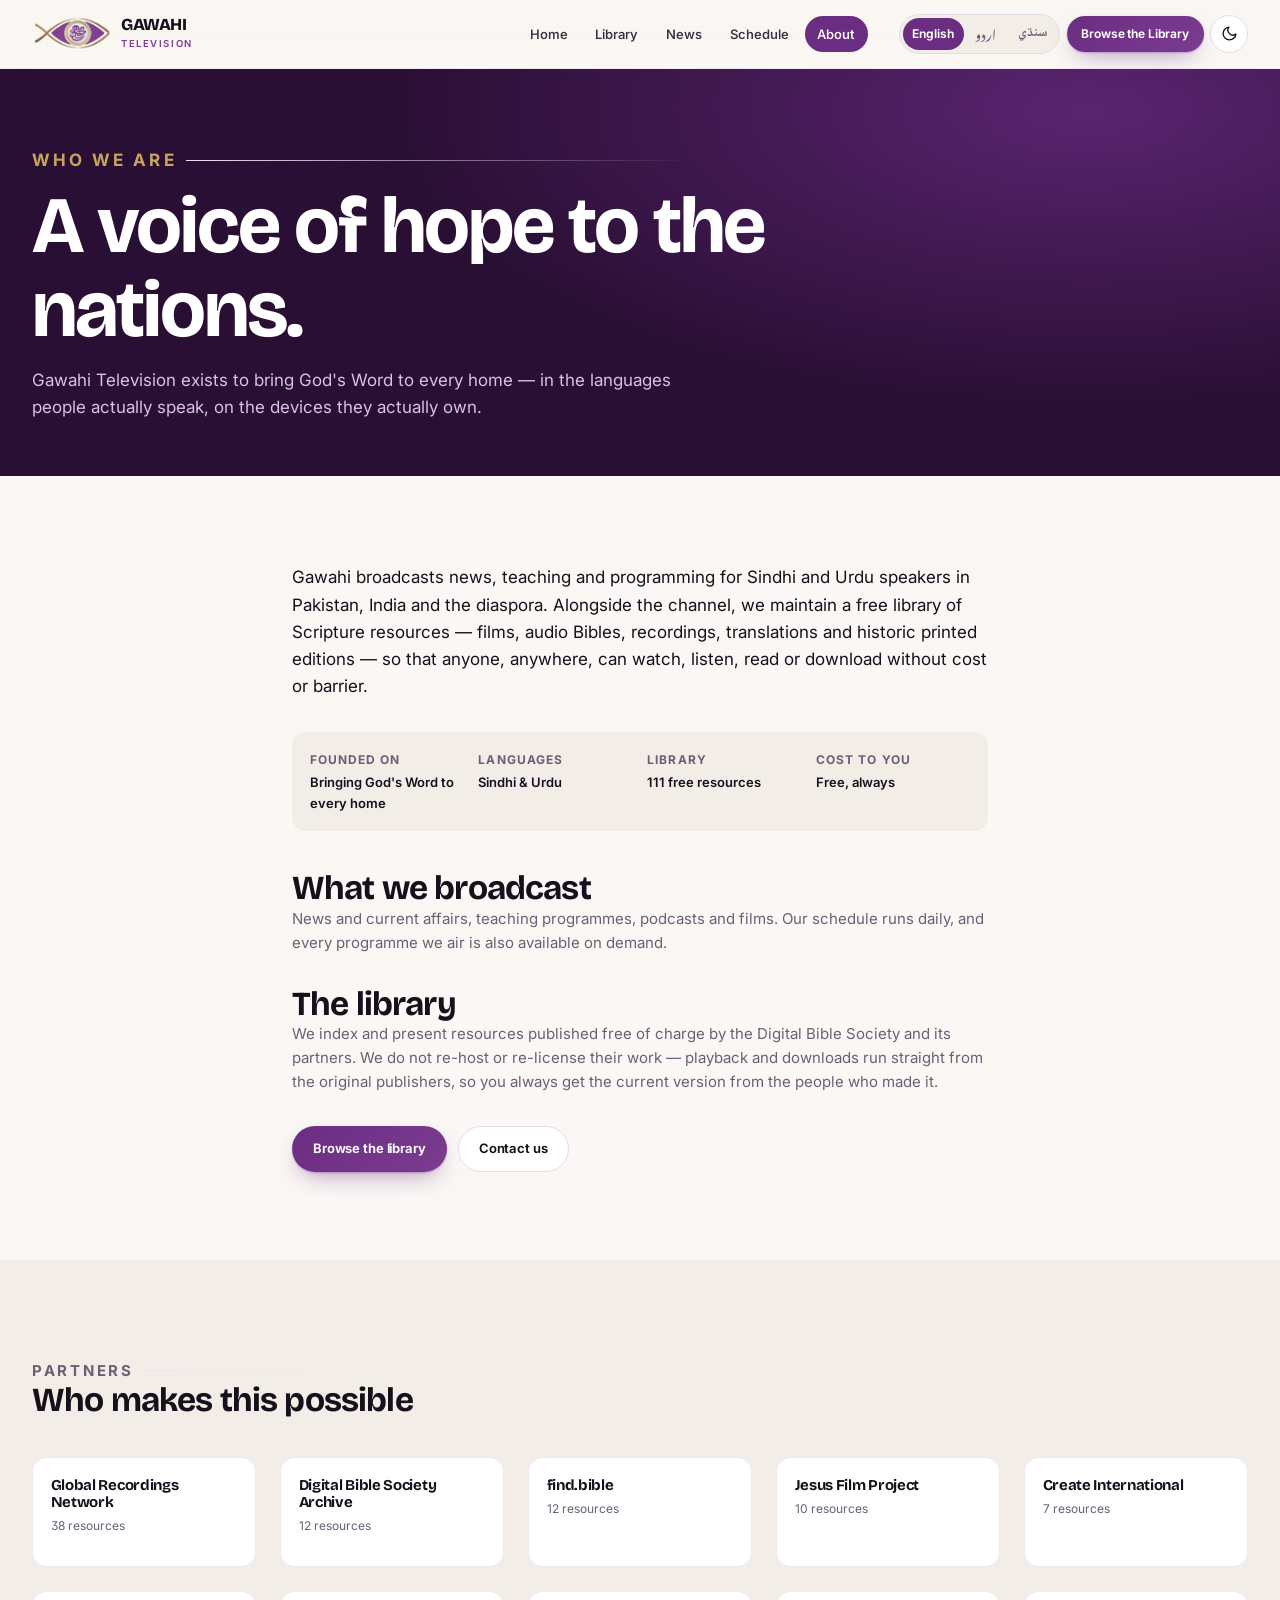
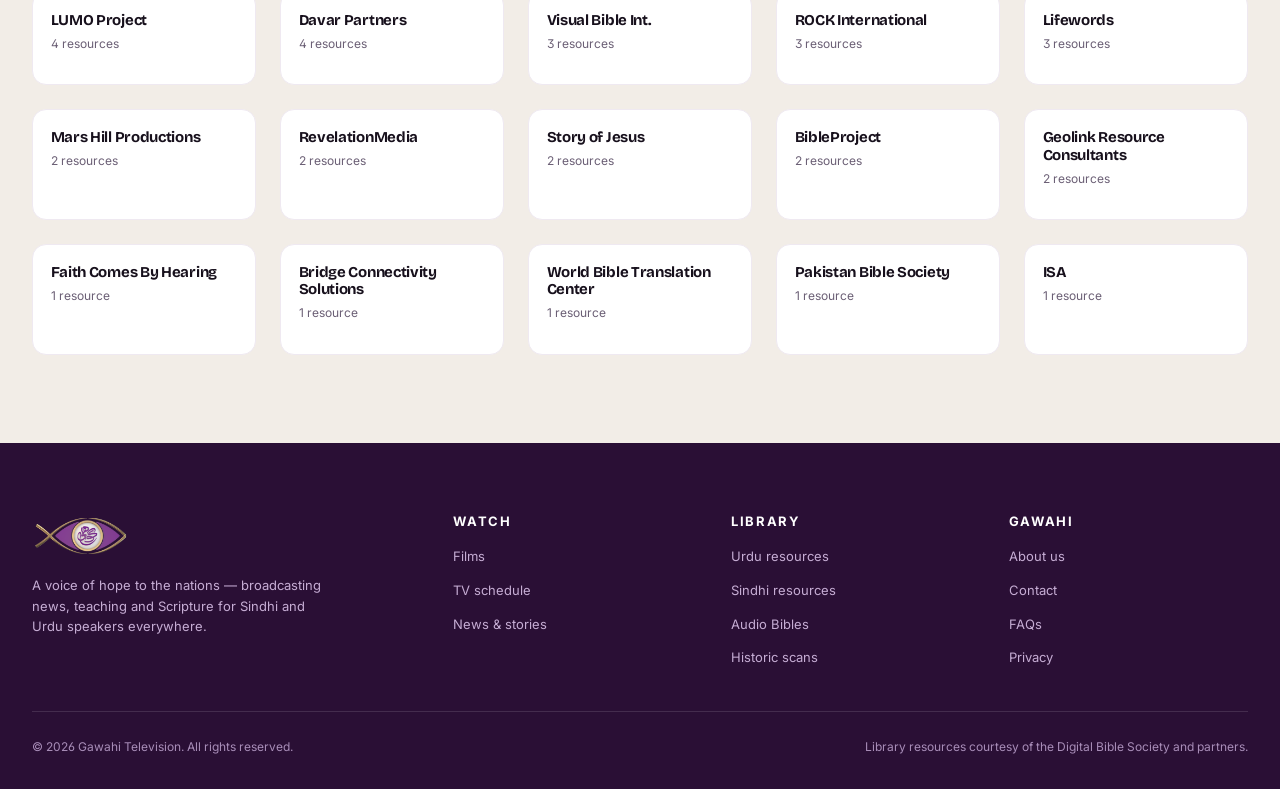
<file: about.html>
<!doctype html>
<html lang="en">
<head>
<meta charset="utf-8">
<meta name="viewport" content="width=device-width,initial-scale=1">
<title>About — Gawahi Television</title>
<meta name="description" content="About Gawahi Television: a voice of hope to the nations, broadcasting and publishing free Scripture resources in Sindhi and Urdu.">
<link rel="icon" href="assets/img/gawahi-logo.png">
<link rel="preconnect" href="https://fonts.googleapis.com">
<link rel="preconnect" href="https://fonts.gstatic.com" crossorigin>
<link href="https://fonts.googleapis.com/css2?family=Bricolage+Grotesque:opsz,wght@12..96,400..800&family=Inter:wght@400..700&family=Noto+Nastaliq+Urdu:wght@400..700&family=Noto+Naskh+Arabic:wght@400..700&display=swap" rel="stylesheet">
<link rel="stylesheet" href="assets/css/site.css">
<script src="assets/js/boot.js"></script>
</head>
<body>

<header class="hdr">
  <div class="hdr-in">
    <a class="brand" href="index.html">
      <img src="assets/img/gawahi-logo.png" alt="">
      <span><b>GAWAHI</b><small data-i18n="brand.tv">Television</small></span>
    </a>
    <nav class="nav" id="nav" aria-label="Main">
      <a href="index.html" data-i18n="nav.home">Home</a>
      <a href="library.html" data-i18n="nav.library">Library</a>
      <a href="news.html" data-i18n="nav.news">News</a>
      <a href="schedule.html" data-i18n="nav.schedule">Schedule</a>
      <a href="about.html" data-i18n="nav.about">About</a>
    </nav>
    <div class="hdr-act">
      <div class="lang-switch" id="langSwitch" role="group" data-i18n-aria="nav.lang"></div>
      <a class="btn btn-p btn-sm" href="library.html" data-i18n="nav.browse" style="white-space:nowrap">Browse the Library</a>
      <button class="icon-btn" id="themeBtn" data-i18n-aria="nav.theme" aria-label="Toggle theme"></button>
      <button class="icon-btn burger" id="burger" data-i18n-aria="nav.menu" aria-label="Menu" aria-expanded="false" aria-controls="nav"></button>
    </div>
  </div>
</header>

<main>
  <section class="lib-head">
    <div class="wrap">
      <p class="eyebrow" style="color:var(--gold-500)" data-i18n="about.eyebrow">Who we are</p>
      <h1 data-i18n="about.title">A voice of hope to the nations.</h1>
      <p data-i18n="about.lede">Gawahi Television exists to bring God's Word to every home.</p>
    </div>
  </section>

  <section class="sec">
    <div class="wrap" style="max-width:760px">
      <p style="font-size:var(--t-md)" data-i18n="about.p1">Gawahi broadcasts news, teaching and programming.</p>

      <div class="facts" style="margin:2rem 0">
        <div><dt data-i18n="about.f1">Founded on</dt><dd data-i18n="about.f1v">Bringing God's Word to every home</dd></div>
        <div><dt data-i18n="about.f2">Languages</dt><dd data-i18n="about.f2v">Sindhi &amp; Urdu</dd></div>
        <div><dt data-i18n="about.f3">Library</dt><dd id="aboutCount">—</dd></div>
        <div><dt data-i18n="about.f4">Cost to you</dt><dd data-i18n="about.f4v">Free, always</dd></div>
      </div>

      <h3 style="margin-top:2.5rem" data-i18n="about.h1">What we broadcast</h3>
      <p style="color:var(--ink-mute)" data-i18n="about.b1">News, teaching programmes, podcasts and films.</p>

      <h3 style="margin-top:2rem" data-i18n="about.h2">The library</h3>
      <p style="color:var(--ink-mute)" data-i18n="about.b2">We index and present resources published free of charge.</p>

      <div class="hero-cta" style="margin-top:2rem">
        <a class="btn btn-p" href="library.html" data-i18n="about.cta1">Browse the library</a>
        <a class="btn btn-o" href="https://gawahi.tv/contact/" data-i18n="about.cta2">Contact us</a>
      </div>
    </div>
  </section>

  <section class="sec band">
    <div class="wrap">
      <div class="sec-hd"><div><p class="eyebrow" data-i18n="about.pEyebrow">Partners</p>
        <h2 style="font-size:var(--t-xl)" data-i18n="about.pTitle">Who makes this possible</h2></div></div>
      <div class="grid g-4" id="partners"></div>
    </div>
  </section>
</main>

<footer class="ftr">
  <div class="wrap">
    <div class="ftr-grid">
      <div class="ftr-brand">
        <img src="assets/img/gawahi-logo.png" alt="Gawahi Television">
        <p data-i18n="ftr.blurb">A voice of hope to the nations.</p>
      </div>
      <div><h4 data-i18n="ftr.watch">Watch</h4><ul>
        <li><a href="library.html?type=film" data-i18n="ftr.films">Films</a></li>
        <li><a href="schedule.html" data-i18n="ftr.tv">TV schedule</a></li>
        <li><a href="news.html" data-i18n="ftr.news">News &amp; stories</a></li>
      </ul></div>
      <div><h4 data-i18n="ftr.library">Library</h4><ul>
        <li><a href="library.html?lang=urd" data-i18n="ftr.urdu">Urdu resources</a></li>
        <li><a href="library.html?lang=snd" data-i18n="ftr.sindhi">Sindhi resources</a></li>
        <li><a href="library.html?type=audio-bible" data-i18n="ftr.ab">Audio Bibles</a></li>
        <li><a href="library.html?type=historic" data-i18n="ftr.hist">Historic scans</a></li>
      </ul></div>
      <div><h4 data-i18n="ftr.gawahi">Gawahi</h4><ul>
        <li><a href="about.html" data-i18n="ftr.about">About us</a></li>
        <li><a href="https://gawahi.tv/contact/" data-i18n="ftr.contact">Contact</a></li>
        <li><a href="https://gawahi.tv/faqs/" data-i18n="ftr.faq">FAQs</a></li>
        <li><a href="https://gawahi.tv/privacy-policy/" data-i18n="ftr.privacy">Privacy</a></li>
      </ul></div>
    </div>
    <div class="ftr-btm">
      <span id="ftrRights"></span>
      <span data-i18n="ftr.credit">Library resources courtesy of the Digital Bible Society and partners.</span>
    </div>
  </div>
</footer>

<div class="sheet" id="sheet"><div class="sheet-bg" id="sheetBg"></div><div class="sheet-panel" id="sheetPanel" role="dialog" aria-modal="true"></div></div>
<script type="module" src="assets/js/about.js"></script>
</body>
</html>
</file>
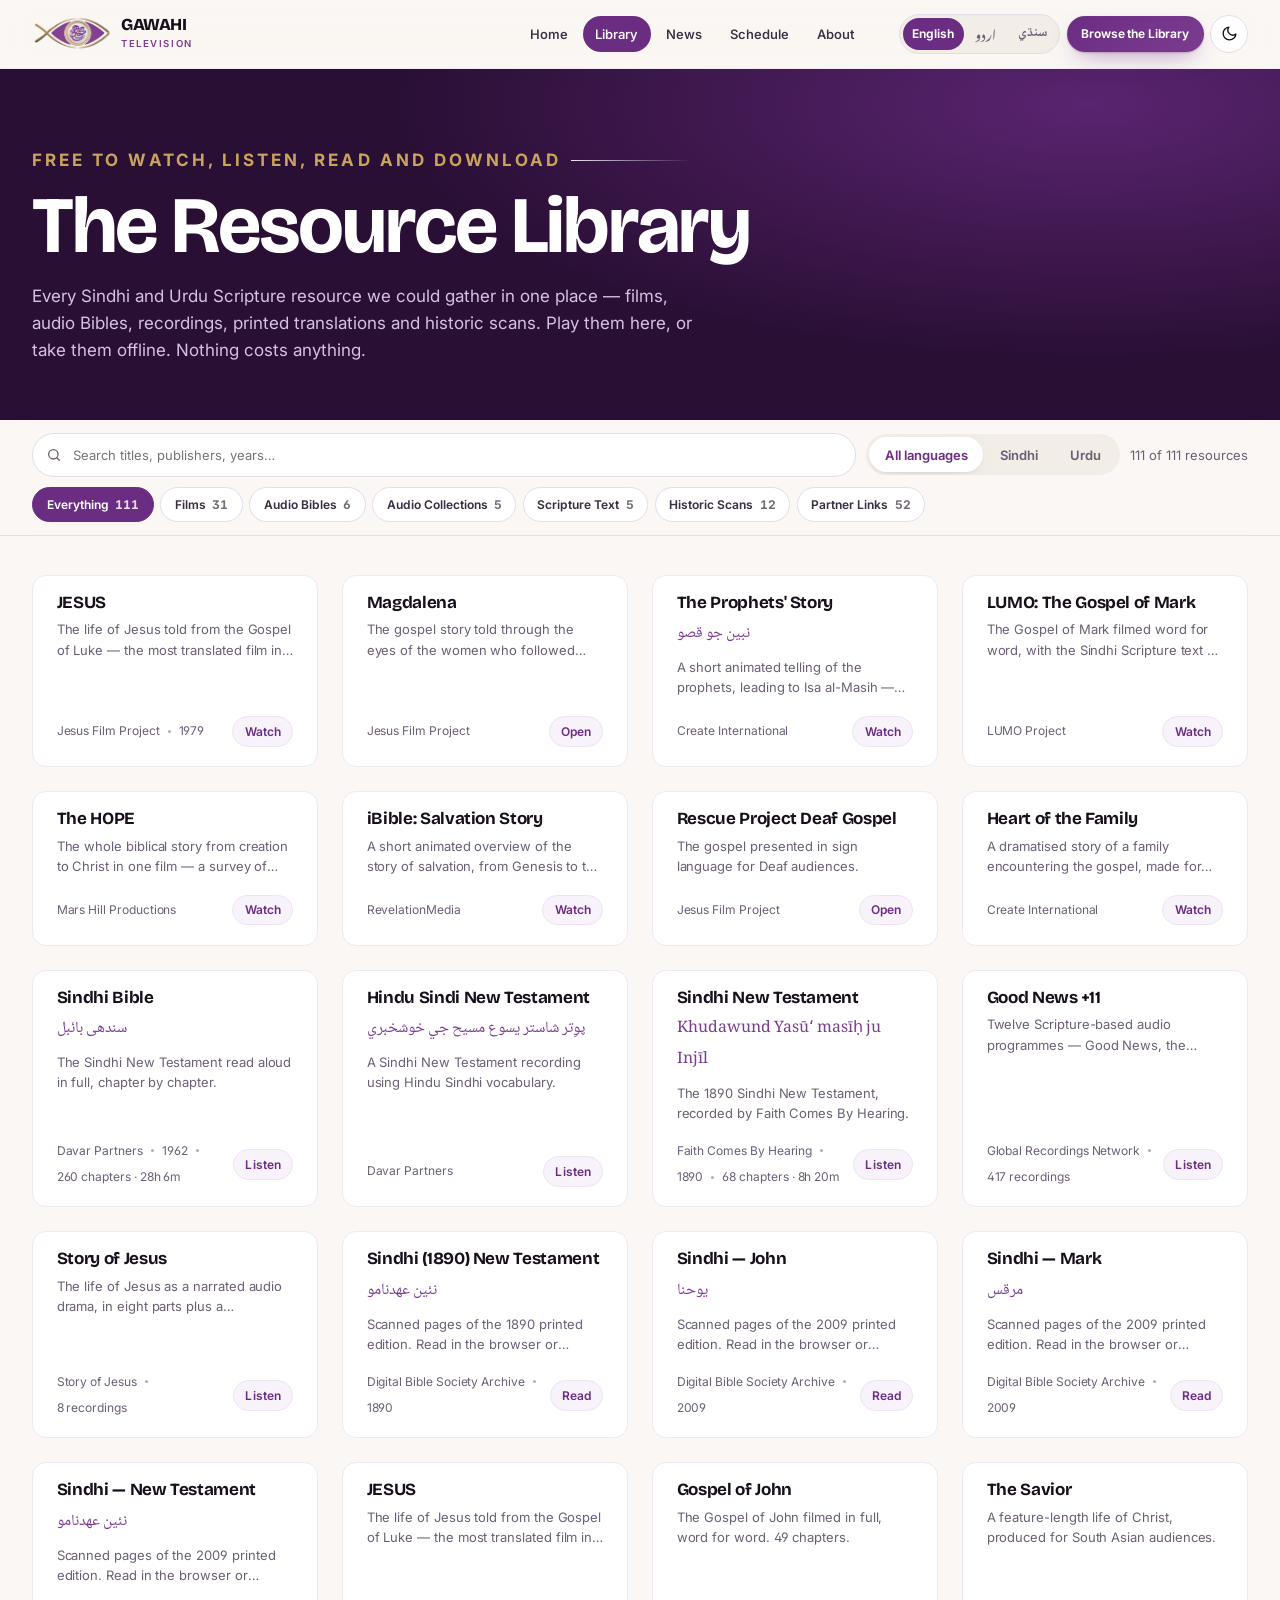
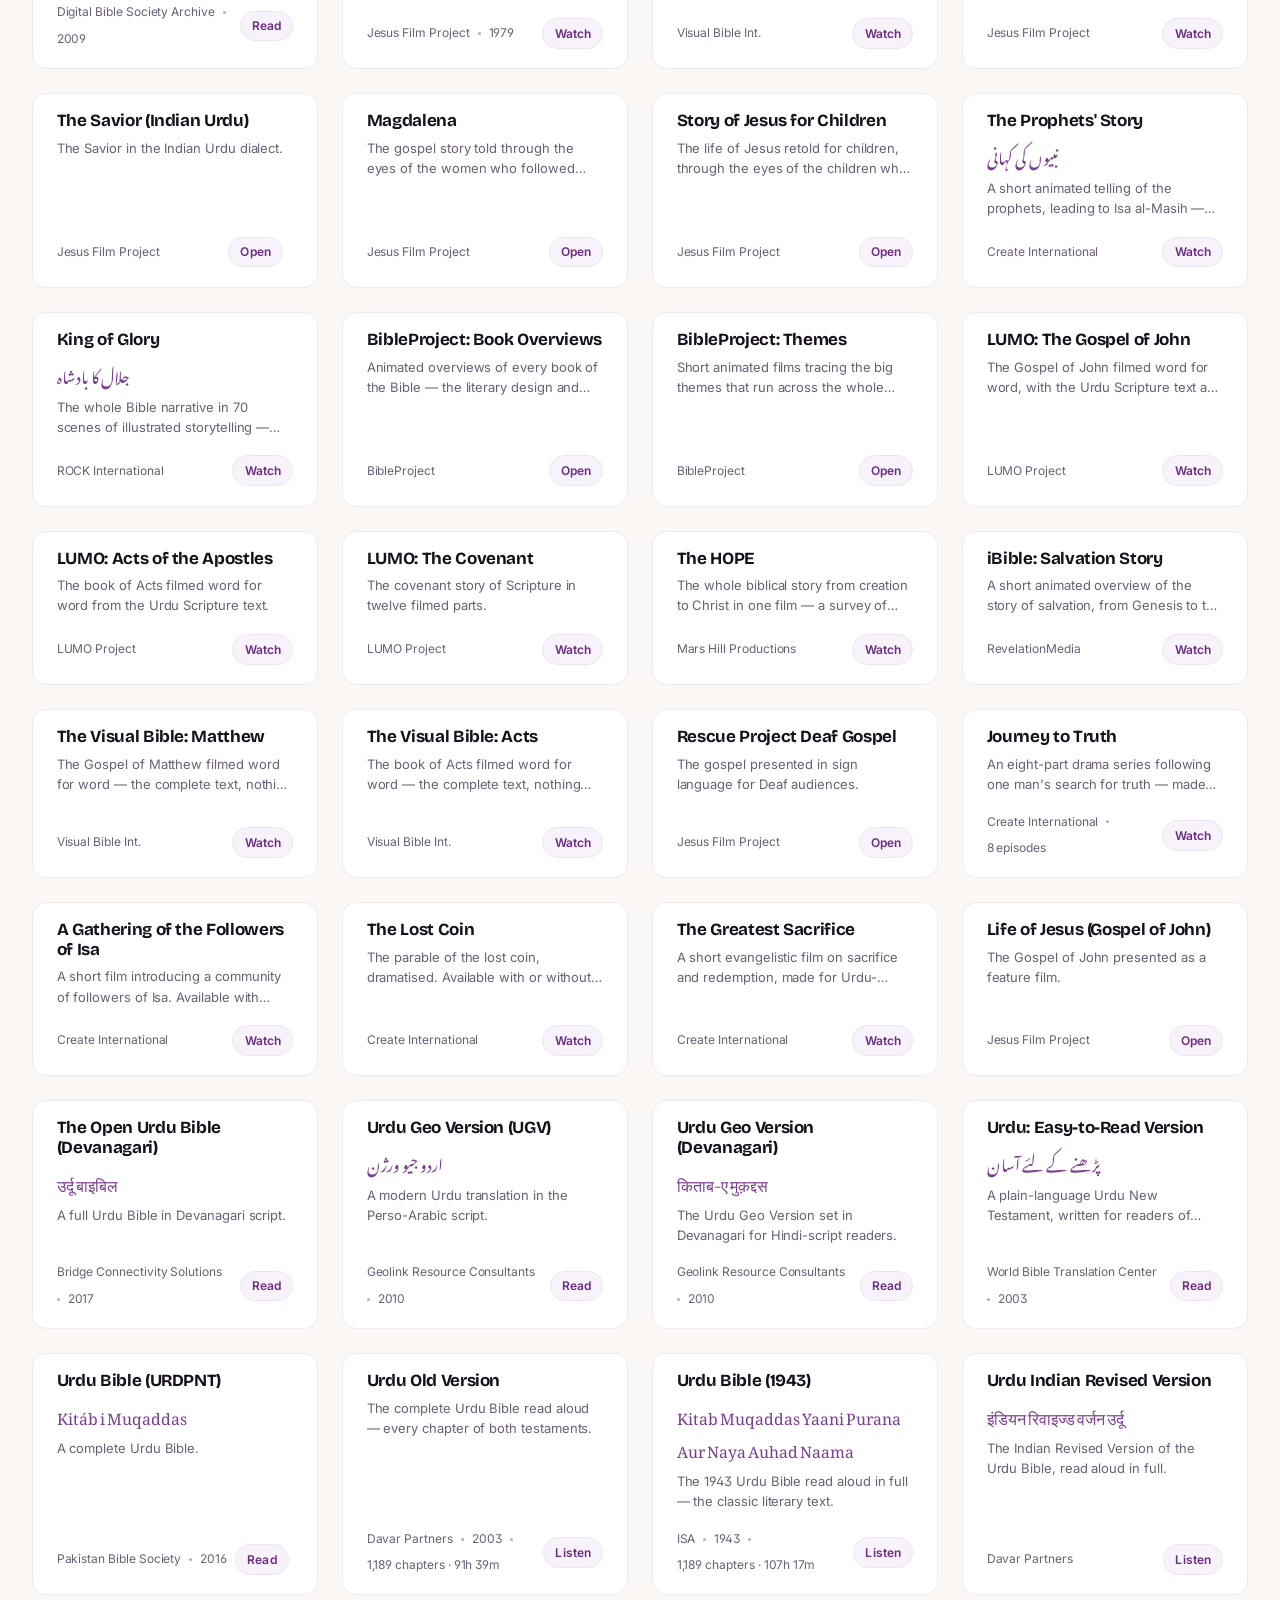
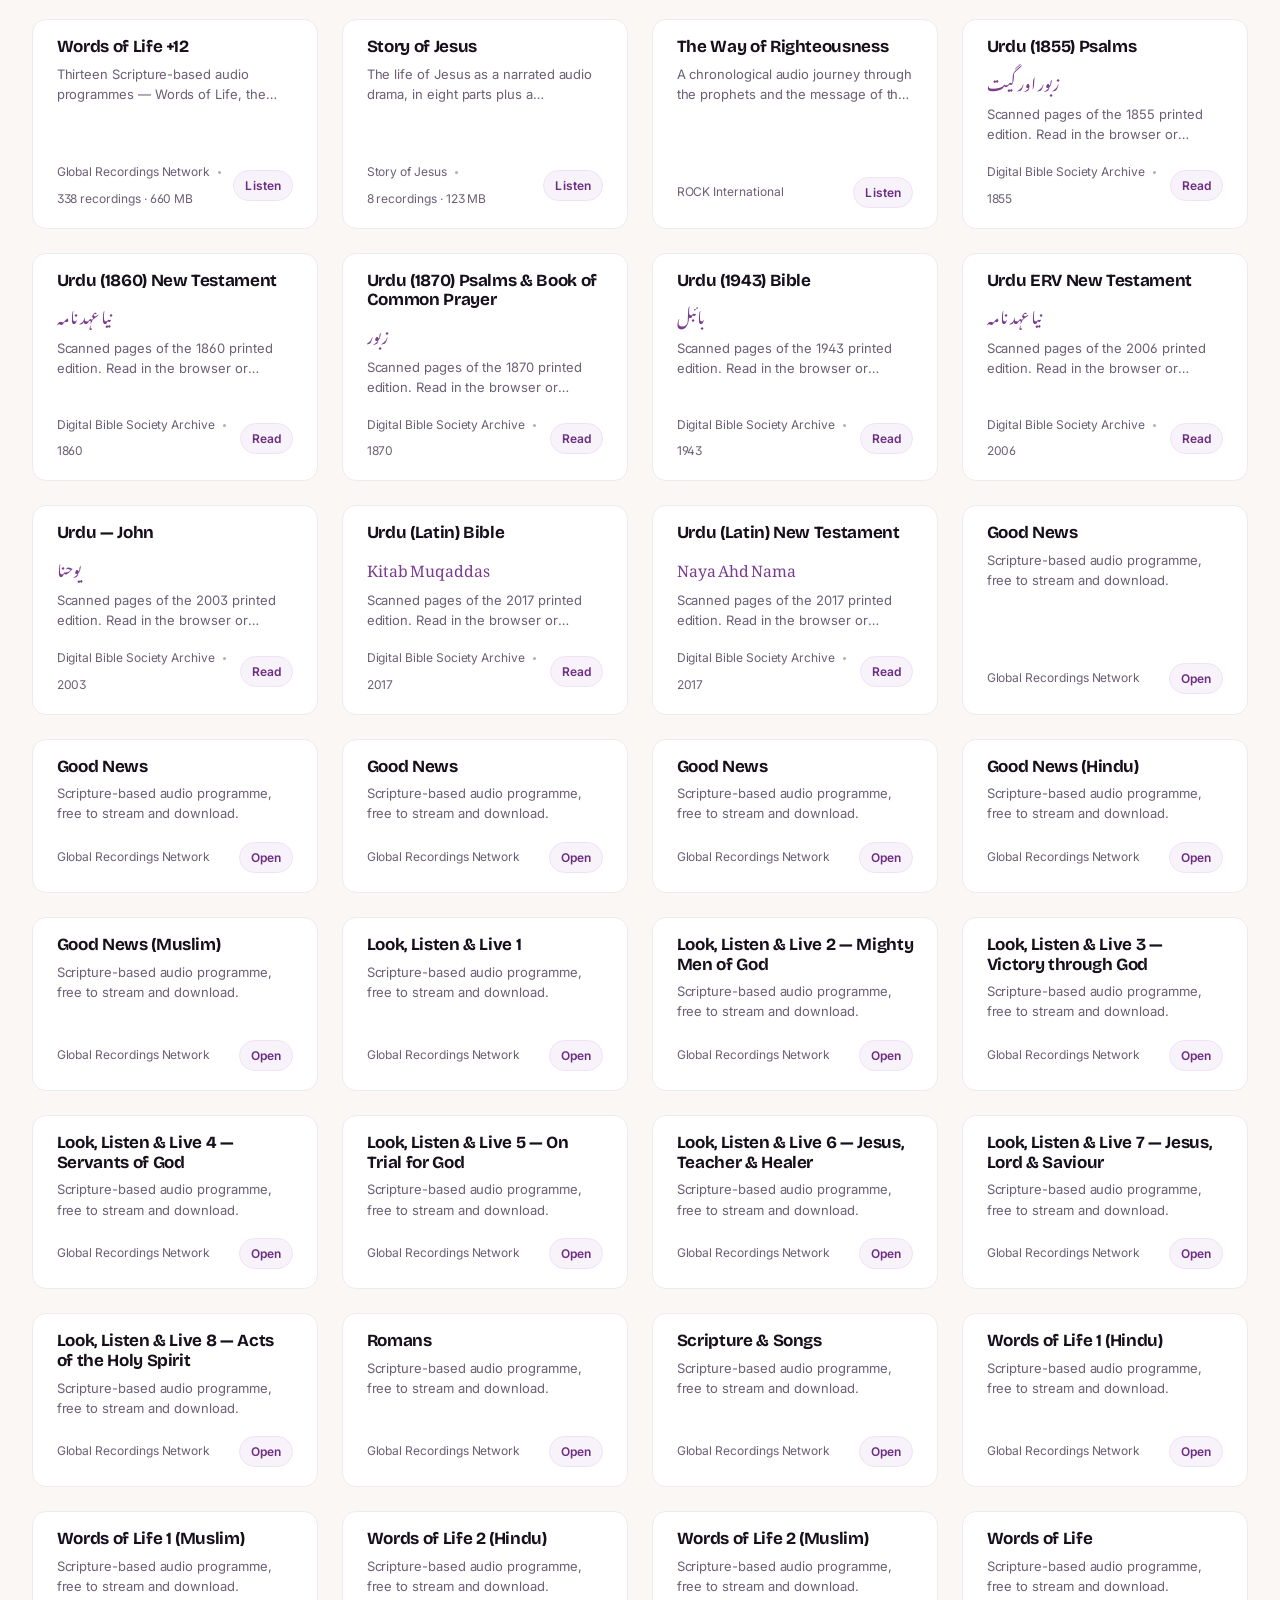
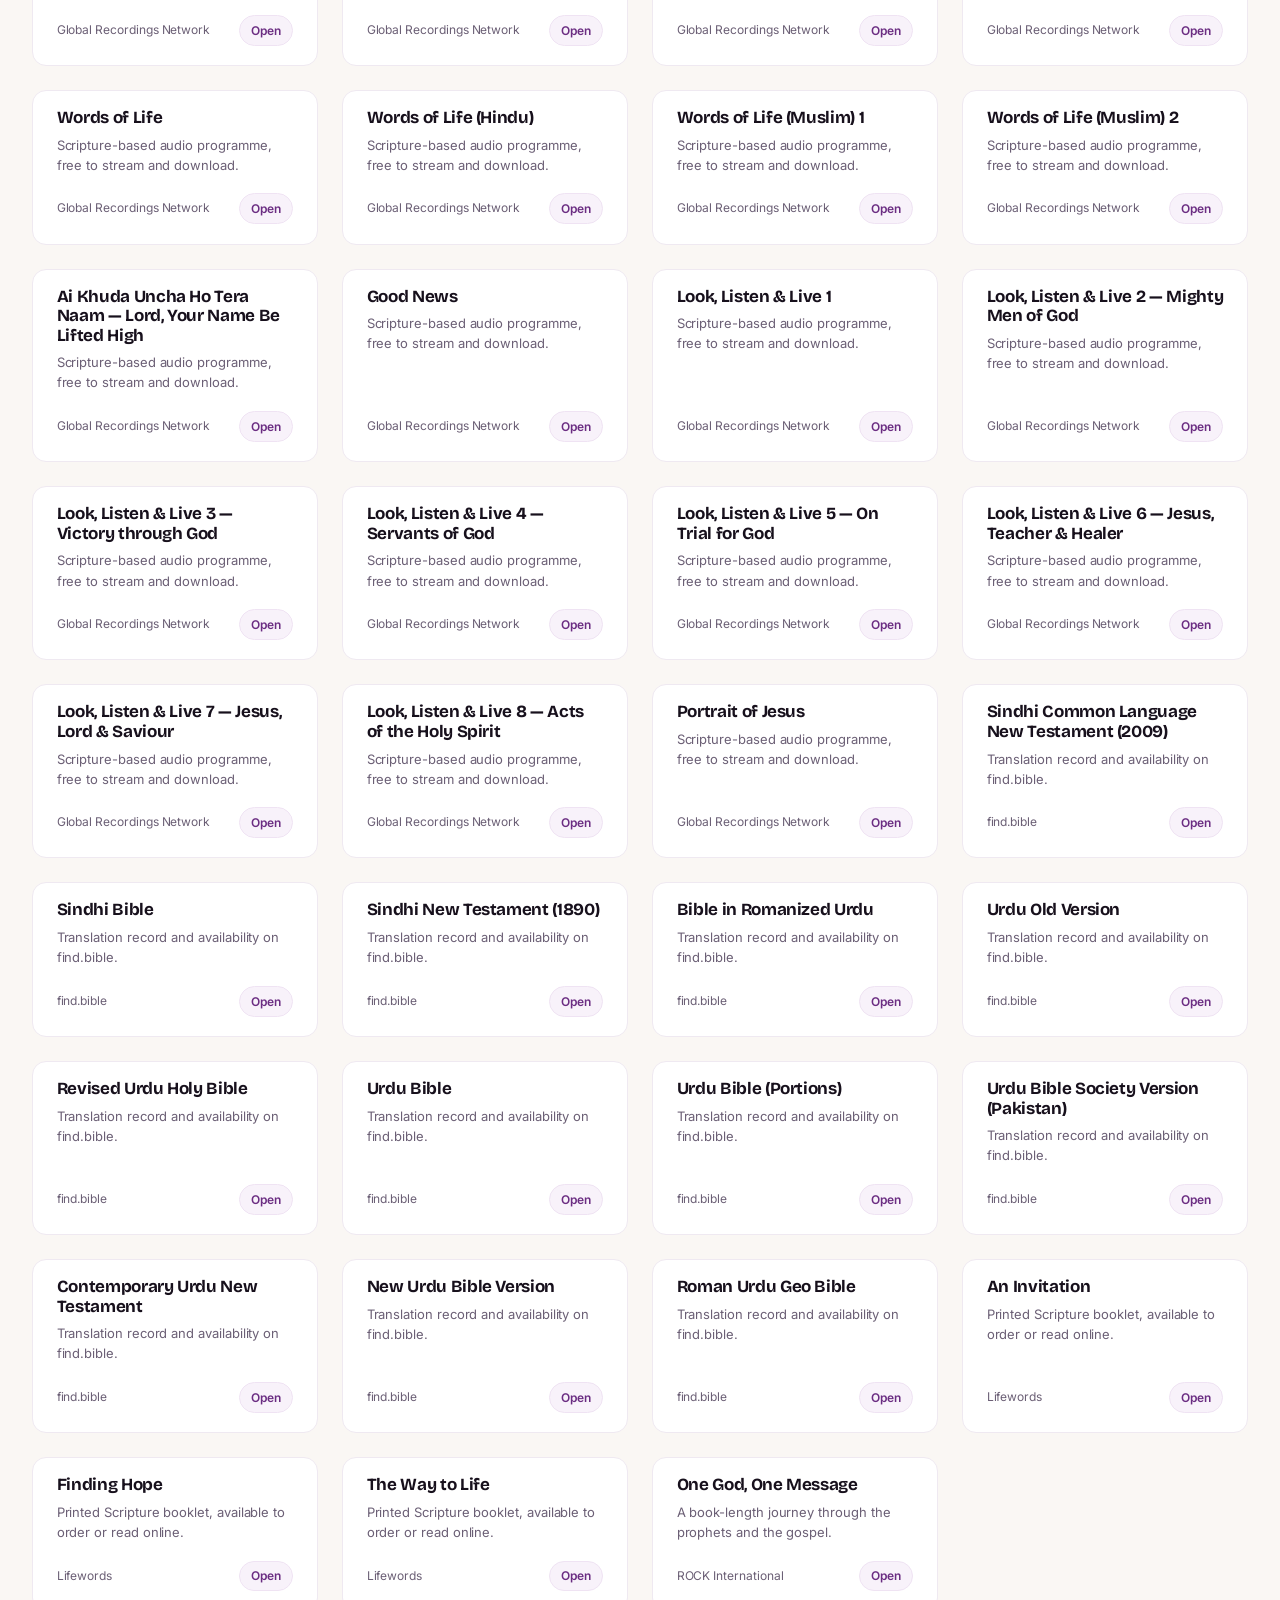
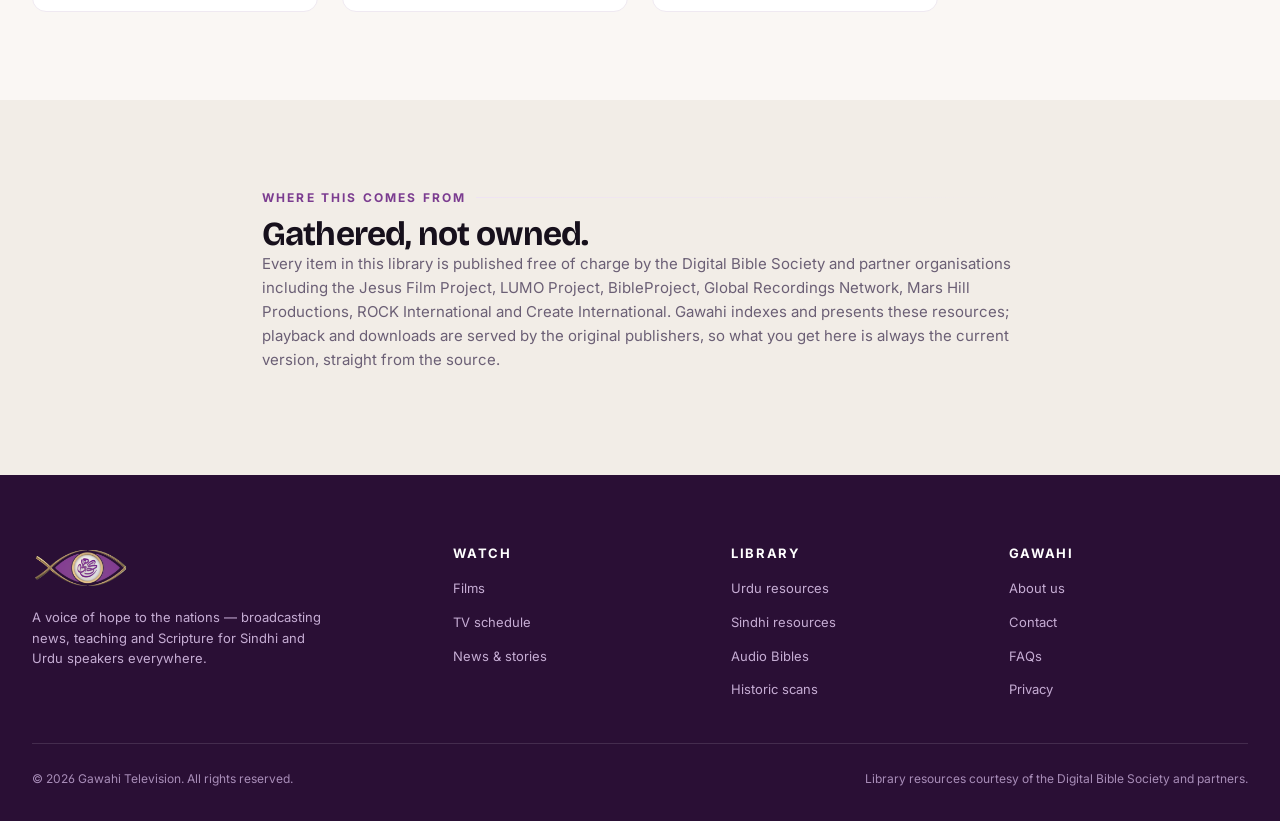
<file: library.html>
<!doctype html>
<html lang="en">
<head>
<meta charset="utf-8">
<meta name="viewport" content="width=device-width,initial-scale=1">
<title>Resource Library — Gawahi Television</title>
<meta name="description" content="Free Sindhi and Urdu Scripture films, audio Bibles, recordings, translations and historic scans — watch, listen, read or download.">
<link rel="icon" href="assets/img/gawahi-logo.png">
<link rel="preconnect" href="https://fonts.googleapis.com">
<link rel="preconnect" href="https://fonts.gstatic.com" crossorigin>
<link href="https://fonts.googleapis.com/css2?family=Bricolage+Grotesque:opsz,wght@12..96,400..800&family=Inter:wght@400..700&family=Noto+Nastaliq+Urdu:wght@400..700&family=Noto+Naskh+Arabic:wght@400..700&display=swap" rel="stylesheet">
<link rel="stylesheet" href="assets/css/site.css">
<script src="assets/js/boot.js"></script>
</head>
<body>

<header class="hdr">
  <div class="hdr-in">
    <a class="brand" href="index.html">
      <img src="assets/img/gawahi-logo.png" alt="">
      <span><b>GAWAHI</b><small data-i18n="brand.tv">Television</small></span>
    </a>
    <nav class="nav" id="nav" aria-label="Main">
      <a href="index.html" data-i18n="nav.home">Home</a>
      <a href="library.html" data-i18n="nav.library">Library</a>
      <a href="news.html" data-i18n="nav.news">News</a>
      <a href="schedule.html" data-i18n="nav.schedule">Schedule</a>
      <a href="about.html" data-i18n="nav.about">About</a>
    </nav>
    <div class="hdr-act">
      <div class="lang-switch" id="langSwitch" role="group" data-i18n-aria="nav.lang"></div>
      <a class="btn btn-p btn-sm" href="library.html" data-i18n="nav.browse" style="white-space:nowrap">Browse the Library</a>
      <button class="icon-btn" id="themeBtn" data-i18n-aria="nav.theme" aria-label="Toggle theme"></button>
      <button class="icon-btn burger" id="burger" data-i18n-aria="nav.menu" aria-label="Menu" aria-expanded="false" aria-controls="nav"></button>
    </div>
  </div>
</header>

<main>
  <section class="lib-head">
    <div class="wrap">
      <p class="eyebrow" style="color:var(--gold-500)" data-i18n="lib.eyebrow">Free to watch, listen, read and download</p>
      <h1 data-i18n="lib.title">The Resource Library</h1>
      <p data-i18n="lib.lede">Every Sindhi and Urdu Scripture resource in one place.</p>
    </div>
  </section>

  <div class="filters">
    <div class="filters-in">
      <label class="search">
        <span class="sr" data-i18n="lib.searchLabel">Search the library</span>
        <svg viewBox="0 0 24 24" fill="none" stroke-width="2" stroke-linecap="round"><circle cx="11" cy="11" r="7"/><path d="m20 20-3.5-3.5"/></svg>
        <input id="q" type="search" data-i18n-placeholder="lib.search" placeholder="Search titles, publishers, years…" autocomplete="off">
      </label>
      <div class="seg" id="langSeg">
        <button data-lang="all" aria-pressed="true" data-i18n="lib.allLangs">All languages</button>
        <button data-lang="snd" aria-pressed="false" data-i18n="lib.sindhi">Sindhi</button>
        <button data-lang="urd" aria-pressed="false" data-i18n="lib.urdu">Urdu</button>
      </div>
      <span class="count" id="count"></span>
      <div class="fchips" id="typeChips"></div>
    </div>
  </div>

  <section class="sec" style="padding-top:clamp(1.5rem,3vw,2.5rem)">
    <div class="wrap"><div class="grid g-3" id="grid"></div></div>
  </section>

  <section class="sec band">
    <div class="wrap" style="max-width:820px">
      <p class="eyebrow" data-i18n="lib.srcEyebrow">Where this comes from</p>
      <h2 style="font-size:var(--t-xl)" data-i18n="lib.srcTitle">Gathered, not owned.</h2>
      <p style="color:var(--ink-mute)" data-i18n="lib.srcBody">Every item in this library is published free of charge.</p>
    </div>
  </section>
</main>

<footer class="ftr">
  <div class="wrap">
    <div class="ftr-grid">
      <div class="ftr-brand">
        <img src="assets/img/gawahi-logo.png" alt="Gawahi Television">
        <p data-i18n="ftr.blurb">A voice of hope to the nations.</p>
      </div>
      <div><h4 data-i18n="ftr.watch">Watch</h4><ul>
        <li><a href="library.html?type=film" data-i18n="ftr.films">Films</a></li>
        <li><a href="schedule.html" data-i18n="ftr.tv">TV schedule</a></li>
        <li><a href="news.html" data-i18n="ftr.news">News &amp; stories</a></li>
      </ul></div>
      <div><h4 data-i18n="ftr.library">Library</h4><ul>
        <li><a href="library.html?lang=urd" data-i18n="ftr.urdu">Urdu resources</a></li>
        <li><a href="library.html?lang=snd" data-i18n="ftr.sindhi">Sindhi resources</a></li>
        <li><a href="library.html?type=audio-bible" data-i18n="ftr.ab">Audio Bibles</a></li>
        <li><a href="library.html?type=historic" data-i18n="ftr.hist">Historic scans</a></li>
      </ul></div>
      <div><h4 data-i18n="ftr.gawahi">Gawahi</h4><ul>
        <li><a href="about.html" data-i18n="ftr.about">About us</a></li>
        <li><a href="https://gawahi.tv/contact/" data-i18n="ftr.contact">Contact</a></li>
        <li><a href="https://gawahi.tv/faqs/" data-i18n="ftr.faq">FAQs</a></li>
        <li><a href="https://gawahi.tv/privacy-policy/" data-i18n="ftr.privacy">Privacy</a></li>
      </ul></div>
    </div>
    <div class="ftr-btm">
      <span id="ftrRights"></span>
      <span data-i18n="ftr.credit">Library resources courtesy of the Digital Bible Society and partners.</span>
    </div>
  </div>
</footer>

<div class="sheet" id="sheet"><div class="sheet-bg" id="sheetBg"></div><div class="sheet-panel" id="sheetPanel" role="dialog" aria-modal="true"></div></div>
<script type="module" src="assets/js/library.js"></script>
</body>
</html>
</file>
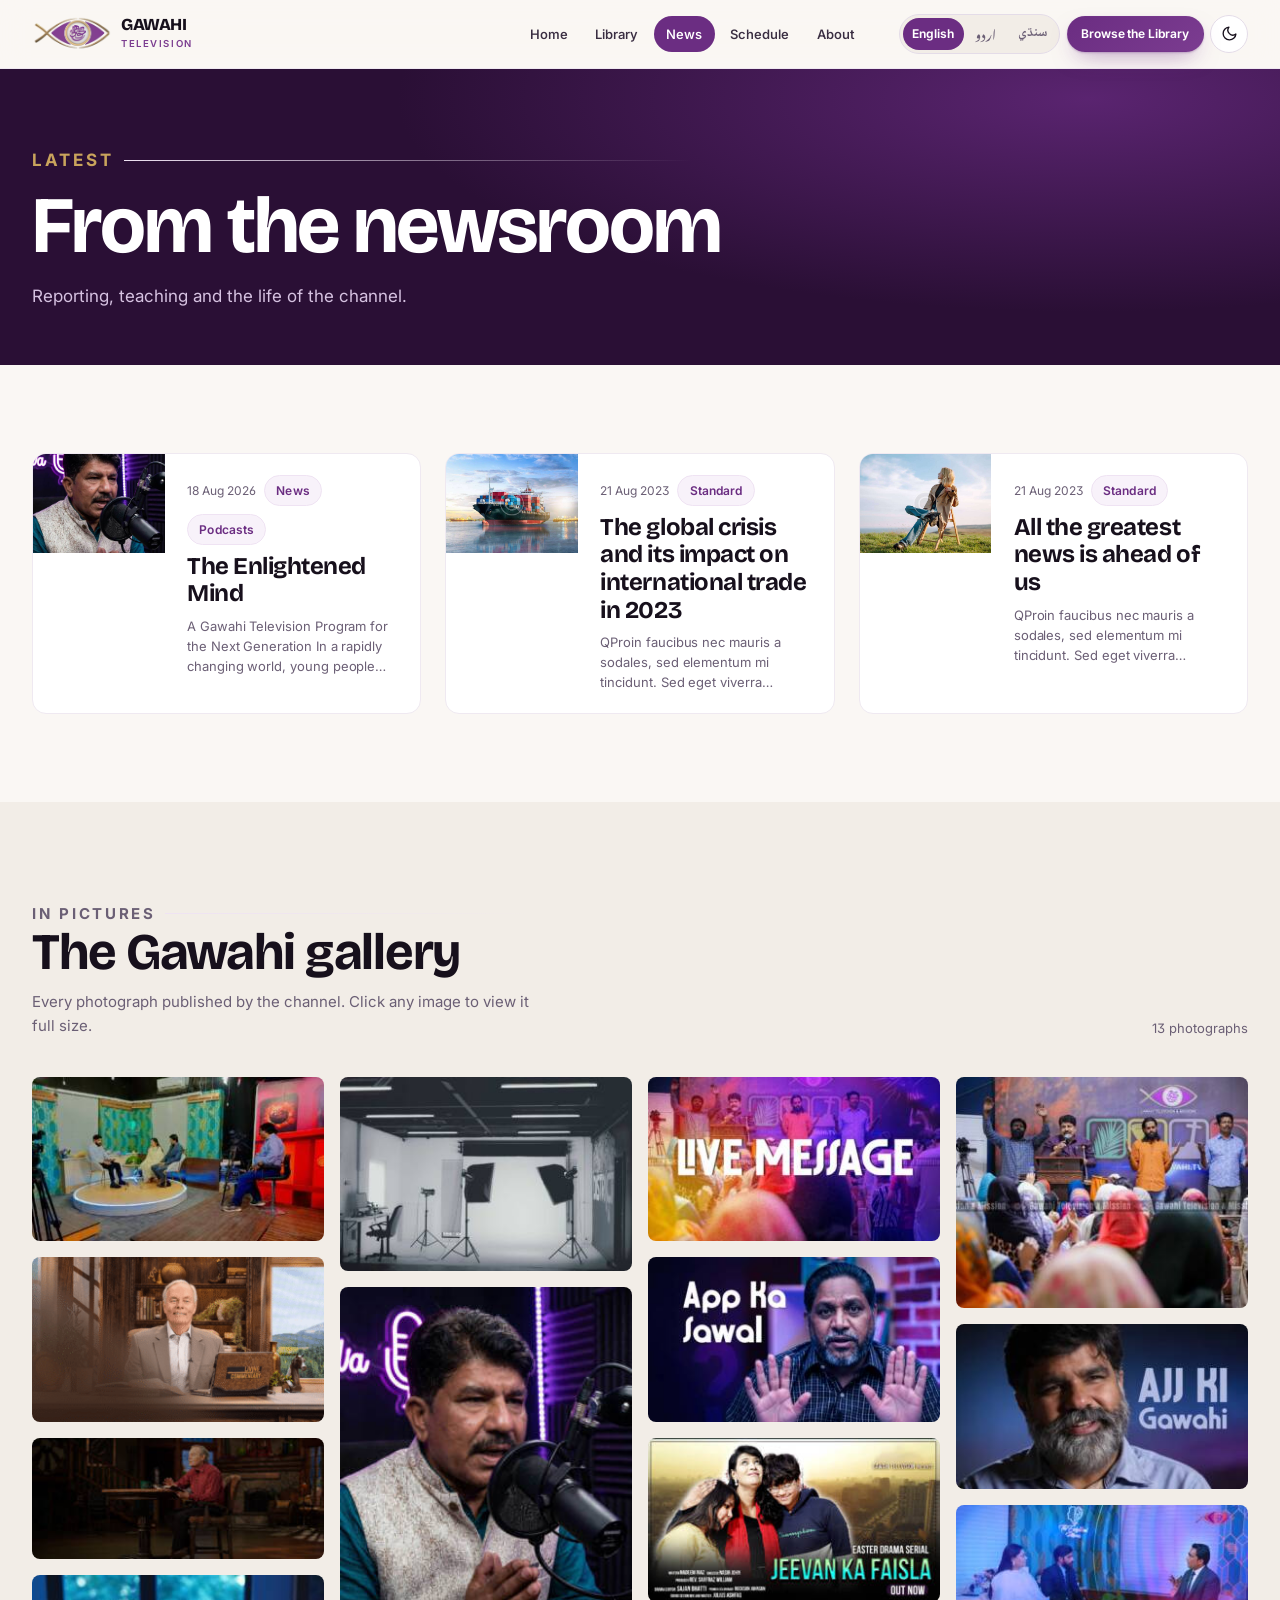
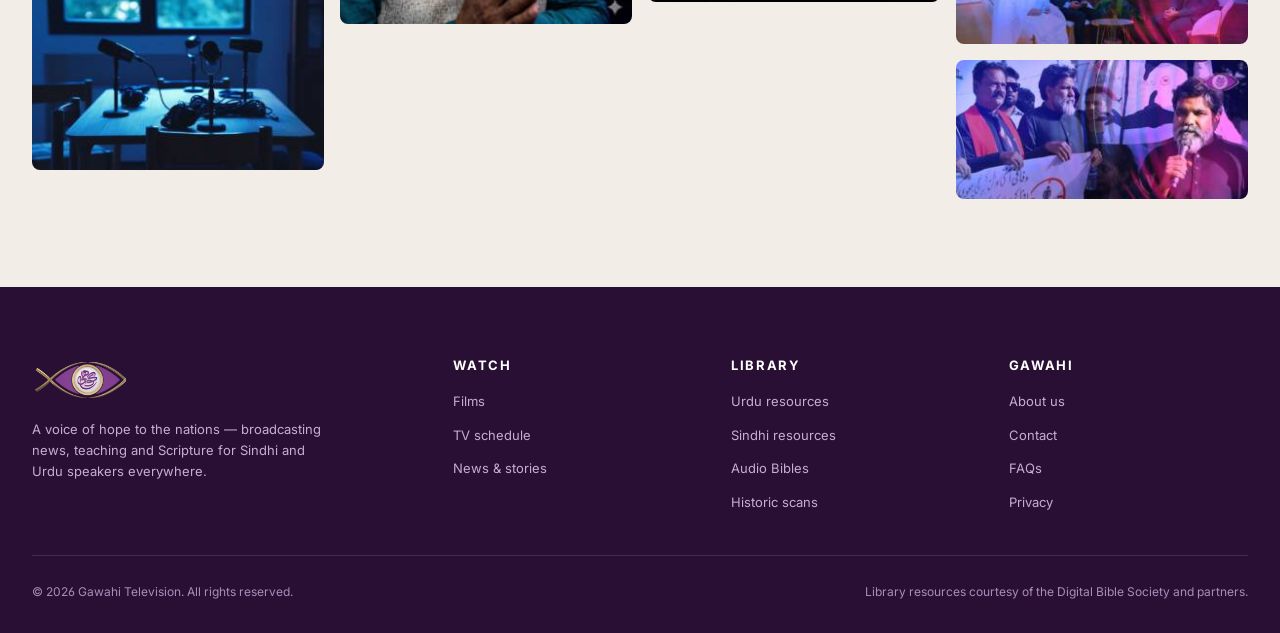
<file: news.html>
<!doctype html>
<html lang="en">
<head>
<meta charset="utf-8">
<meta name="viewport" content="width=device-width,initial-scale=1">
<title>News & Stories — Gawahi Television</title>
<meta name="description" content="News, stories and the full photo gallery from Gawahi Television.">
<link rel="icon" href="assets/img/gawahi-logo.png">
<link rel="preconnect" href="https://fonts.googleapis.com">
<link rel="preconnect" href="https://fonts.gstatic.com" crossorigin>
<link href="https://fonts.googleapis.com/css2?family=Bricolage+Grotesque:opsz,wght@12..96,400..800&family=Inter:wght@400..700&family=Noto+Nastaliq+Urdu:wght@400..700&family=Noto+Naskh+Arabic:wght@400..700&display=swap" rel="stylesheet">
<link rel="stylesheet" href="assets/css/site.css">
<script src="assets/js/boot.js"></script>
</head>
<body>

<header class="hdr">
  <div class="hdr-in">
    <a class="brand" href="index.html">
      <img src="assets/img/gawahi-logo.png" alt="">
      <span><b>GAWAHI</b><small data-i18n="brand.tv">Television</small></span>
    </a>
    <nav class="nav" id="nav" aria-label="Main">
      <a href="index.html" data-i18n="nav.home">Home</a>
      <a href="library.html" data-i18n="nav.library">Library</a>
      <a href="news.html" data-i18n="nav.news">News</a>
      <a href="schedule.html" data-i18n="nav.schedule">Schedule</a>
      <a href="about.html" data-i18n="nav.about">About</a>
    </nav>
    <div class="hdr-act">
      <div class="lang-switch" id="langSwitch" role="group" data-i18n-aria="nav.lang"></div>
      <a class="btn btn-p btn-sm" href="library.html" data-i18n="nav.browse" style="white-space:nowrap">Browse the Library</a>
      <button class="icon-btn" id="themeBtn" data-i18n-aria="nav.theme" aria-label="Toggle theme"></button>
      <button class="icon-btn burger" id="burger" data-i18n-aria="nav.menu" aria-label="Menu" aria-expanded="false" aria-controls="nav"></button>
    </div>
  </div>
</header>

<main>
  <section class="lib-head">
    <div class="wrap">
      <p class="eyebrow" style="color:var(--gold-500)" data-i18n="news.eyebrow">Newsroom</p>
      <h1 data-i18n="news.title">News &amp; Stories</h1>
      <p data-i18n="news.blurb">Reporting, teaching and the life of the channel.</p>
    </div>
  </section>

  <section class="sec">
    <div class="wrap">
      <div id="single" hidden></div>
      <div class="grid g-2" id="posts"></div>
    </div>
  </section>

  <section class="sec band" id="gallery">
    <div class="wrap">
      <div class="sec-hd">
        <div><p class="eyebrow" data-i18n="gal.eyebrow">In pictures</p><h2 data-i18n="gal.pagetitle">The Gawahi gallery</h2>
        <p data-i18n="gal.pageblurb">Every photograph published by the channel.</p></div>
        <span class="count" id="galCount"></span>
      </div>
      <div class="masonry" id="gallery-grid"></div>
    </div>
  </section>
</main>

<footer class="ftr">
  <div class="wrap">
    <div class="ftr-grid">
      <div class="ftr-brand">
        <img src="assets/img/gawahi-logo.png" alt="Gawahi Television">
        <p data-i18n="ftr.blurb">A voice of hope to the nations.</p>
      </div>
      <div><h4 data-i18n="ftr.watch">Watch</h4><ul>
        <li><a href="library.html?type=film" data-i18n="ftr.films">Films</a></li>
        <li><a href="schedule.html" data-i18n="ftr.tv">TV schedule</a></li>
        <li><a href="news.html" data-i18n="ftr.news">News &amp; stories</a></li>
      </ul></div>
      <div><h4 data-i18n="ftr.library">Library</h4><ul>
        <li><a href="library.html?lang=urd" data-i18n="ftr.urdu">Urdu resources</a></li>
        <li><a href="library.html?lang=snd" data-i18n="ftr.sindhi">Sindhi resources</a></li>
        <li><a href="library.html?type=audio-bible" data-i18n="ftr.ab">Audio Bibles</a></li>
        <li><a href="library.html?type=historic" data-i18n="ftr.hist">Historic scans</a></li>
      </ul></div>
      <div><h4 data-i18n="ftr.gawahi">Gawahi</h4><ul>
        <li><a href="about.html" data-i18n="ftr.about">About us</a></li>
        <li><a href="https://gawahi.tv/contact/" data-i18n="ftr.contact">Contact</a></li>
        <li><a href="https://gawahi.tv/faqs/" data-i18n="ftr.faq">FAQs</a></li>
        <li><a href="https://gawahi.tv/privacy-policy/" data-i18n="ftr.privacy">Privacy</a></li>
      </ul></div>
    </div>
    <div class="ftr-btm">
      <span id="ftrRights"></span>
      <span data-i18n="ftr.credit">Library resources courtesy of the Digital Bible Society and partners.</span>
    </div>
  </div>
</footer>

<div class="sheet" id="sheet"><div class="sheet-bg" id="sheetBg"></div><div class="sheet-panel" id="sheetPanel" role="dialog" aria-modal="true"></div></div>
<script type="module" src="assets/js/news.js"></script>
</body>
</html>
</file>
<file: assets/css/site.css>
/* ==========================================================================
   GAWAHI Television — design system
   Brand: royal purple + antique gold, sampled from the ichthys mark.
   Type:  Bricolage Grotesque (display) / Inter (text)
          Noto Nastaliq Urdu (Urdu) / Noto Naskh Arabic (Sindhi)
   ========================================================================== */

:root{
  /* ---- brand ---- */
  --purple-900:#2A0F35; --purple-800:#431A55; --purple-700:#5A2470;
  --purple-600:#6B2D82; --purple-500:#7B3C90; --purple-400:#9A5CAE; --purple-300:#BE90CD;
  --purple-100:#EFE3F3; --purple-050:#F8F2FA;
  --gold-700:#8A6E32;  --gold-600:#A9873F; --gold-500:#C9A45C; --gold-400:#DCBE7F; --gold-100:#F5EBD6;
  --red:#C7301F; --red-soft:#E8574A;

  /* ---- surfaces ---- */
  --ink:#17101C; --ink-soft:#3A2E42; --ink-mute:#6B5F75;
  --paper:#FFFFFF; --paper-2:#FAF7F4; --paper-3:#F2EDE7;
  --line:#E4DCE8; --line-soft:#EFE9F1;

  --bg:var(--paper-2); --fg:var(--ink); --card:var(--paper);

  /* ---- type ---- */
  --display:'Bricolage Grotesque','Archivo',system-ui,sans-serif;
  --text:'Inter',system-ui,-apple-system,'Segoe UI',sans-serif;
  --urdu:'Noto Nastaliq Urdu',serif;
  --arabic:'Noto Naskh Arabic','Noto Nastaliq Urdu',serif;

  /* fluid scale — 1.25 ratio */
  --t-xs:.75rem; --t-sm:.8125rem; --t-base:.9375rem; --t-md:1.0625rem;
  --t-lg:clamp(1.25rem,1.1rem + .7vw,1.5rem);
  --t-xl:clamp(1.6rem,1.35rem + 1.2vw,2.1rem);
  --t-2xl:clamp(2.1rem,1.6rem + 2.3vw,3.2rem);
  --t-3xl:clamp(2.8rem,1.9rem + 4vw,5rem);

  --r-sm:8px; --r:14px; --r-lg:22px; --r-xl:30px;
  --pad:clamp(1rem,4vw,2rem);
  --wrap:1280px;
  --shadow:0 1px 2px rgba(23,16,28,.05),0 8px 28px -12px rgba(23,16,28,.18);
  --shadow-lg:0 2px 6px rgba(23,16,28,.06),0 28px 64px -22px rgba(23,16,28,.34);
  --ease:cubic-bezier(.22,.9,.28,1);
}

@media (prefers-color-scheme:dark){
  :root:not([data-theme="light"]){
    --bg:#120C16; --fg:#F3EDF6; --card:#1C1422;
    --ink:#F3EDF6; --ink-soft:#CDBFD6; --ink-mute:#9A8CA5;
    --paper:#1C1422; --paper-2:#120C16; --paper-3:#251B2D;
    --line:#33263C; --line-soft:#271D30;
    --purple-100:#33203D; --purple-050:#241830; --purple-600:#C9A0DA; --purple-500:#B47FC7;
  }
}
:root[data-theme="dark"]{
  --bg:#120C16; --fg:#F3EDF6; --card:#1C1422;
  --ink:#F3EDF6; --ink-soft:#CDBFD6; --ink-mute:#9A8CA5;
  --paper:#1C1422; --paper-2:#120C16; --paper-3:#251B2D;
  --line:#33263C; --line-soft:#271D30;
  --purple-100:#33203D; --purple-050:#241830;
}

*,*::before,*::after{box-sizing:border-box}
html{-webkit-text-size-adjust:100%;scroll-behavior:smooth}
@media (prefers-reduced-motion:reduce){html{scroll-behavior:auto}
  *,*::before,*::after{animation-duration:.01ms!important;transition-duration:.01ms!important}}
body{
  margin:0;background:var(--bg);color:var(--fg);
  font-family:var(--text);font-size:var(--t-base);line-height:1.6;
  font-feature-settings:"cv02","cv03","cv04","ss01";
  -webkit-font-smoothing:antialiased;overflow-x:hidden;
  /* long titles, publisher names and URLs must never push a card wider */
  overflow-wrap:break-word;
}
h1,h2,h3,h4,p,li,dd,dt,span,a,button{overflow-wrap:break-word}
/* breaking inside a cursive Arabic word severs the letter joins — never do it */
:root[data-font="nastaliq"] :not(.latin):not(.latin *),
:root[data-font="naskh"] :not(.latin):not(.latin *){overflow-wrap:normal;word-break:normal}
img,video{max-width:100%;height:auto;display:block}
a{color:inherit;text-decoration:none}
button,input,select,textarea{font:inherit;color:inherit}
:focus-visible{outline:2.5px solid var(--purple-500);outline-offset:3px;border-radius:4px}

h1,h2,h3,h4{font-family:var(--display);font-weight:700;line-height:1.05;letter-spacing:-.025em;margin:0}
h1{font-size:var(--t-3xl)} h2{font-size:var(--t-2xl)} h3{font-size:var(--t-xl)} h4{font-size:var(--t-lg)}
p{margin:0 0 1em}

.wrap{max-width:var(--wrap);margin-inline:auto;padding-inline:var(--pad)}
.stack>*+*{margin-top:var(--gap,1rem)}
.sr{position:absolute;width:1px;height:1px;padding:0;margin:-1px;overflow:hidden;clip:rect(0 0 0 0);white-space:nowrap;border:0}

/* script-aware type ------------------------------------------------------- */
[lang="ur"],.f-urdu{font-family:var(--urdu);direction:rtl;line-height:2.1;font-size:1.15em}
[lang="sd"],.f-sindhi{font-family:var(--arabic);direction:rtl;line-height:1.95;font-size:1.1em}

/* ============================ header ============================ */
.hdr{position:sticky;top:0;z-index:60;background:color-mix(in srgb,var(--bg) 86%,transparent);
  backdrop-filter:blur(14px) saturate(1.6);border-bottom:1px solid var(--line-soft)}
.hdr-in{display:flex;align-items:center;gap:clamp(.75rem,2vw,1.5rem);height:68px;
  max-width:var(--wrap);margin-inline:auto;padding-inline:var(--pad)}
.brand{display:flex;align-items:center;gap:.6rem;flex:0 0 auto}
.brand img{height:36px;width:auto}
.brand b{font-family:var(--display);font-size:1.05rem;letter-spacing:-.03em;font-weight:800;
  line-height:1;display:block}
.brand small{display:block;font-size:.6rem;letter-spacing:.16em;text-transform:uppercase;
  color:var(--purple-500);font-weight:600;margin-top:2px}
.nav{display:flex;gap:.15rem;margin-inline-start:auto;align-items:center}
.nav a{padding:.5rem .8rem;border-radius:99px;font-size:var(--t-sm);font-weight:550;
  color:var(--ink-soft);transition:.18s var(--ease)}
.nav a:hover{background:var(--purple-050);color:var(--purple-600)}
.nav a[aria-current]{background:var(--purple-600);color:#fff}
.hdr-act{display:flex;gap:.4rem;align-items:center;margin-inline-start:.4rem;flex:0 0 auto}
.hdr-act .btn{flex:0 0 auto}
.nav a{white-space:nowrap}
.icon-btn{display:grid;place-items:center;width:38px;height:38px;border-radius:50%;
  border:1px solid var(--line);background:var(--card);cursor:pointer;transition:.18s var(--ease)}
.icon-btn:hover{border-color:var(--purple-400);color:var(--purple-600);transform:translateY(-1px)}
.icon-btn svg{width:17px;height:17px;stroke:currentColor;fill:none;stroke-width:1.9;
  stroke-linecap:round;stroke-linejoin:round}
.burger{display:none}
@media(max-width:900px){
  .nav{position:fixed;inset:68px 0 auto;flex-direction:column;align-items:stretch;gap:0;
    background:var(--card);border-bottom:1px solid var(--line);padding:.5rem var(--pad) 1rem;
    transform:translateY(-120%);transition:transform .35s var(--ease);box-shadow:var(--shadow-lg)}
  .nav[data-open]{transform:none}
  .nav a{padding:.85rem .6rem;border-radius:var(--r-sm)}
  .burger{display:grid}
}

/* ============================ buttons ============================ */
.btn{display:inline-flex;align-items:center;gap:.5rem;padding:.72rem 1.25rem;border-radius:99px;
  font-size:var(--t-sm);font-weight:650;letter-spacing:-.01em;cursor:pointer;border:1px solid transparent;
  transition:.2s var(--ease);position:relative;overflow:hidden;text-align:center;justify-content:center;
  flex:0 0 auto}
.btn svg{width:16px;height:16px;stroke:currentColor;fill:none;stroke-width:2;
  stroke-linecap:round;stroke-linejoin:round;flex:0 0 auto}
.btn-p{background:linear-gradient(135deg,var(--purple-600),var(--purple-500));color:#fff;
  box-shadow:0 1px 2px rgba(107,45,130,.3),0 10px 24px -10px rgba(107,45,130,.6)}
.btn-p:hover{transform:translateY(-2px);box-shadow:0 2px 4px rgba(107,45,130,.32),0 18px 34px -12px rgba(107,45,130,.7)}
.btn-p::after{content:"";position:absolute;inset:0;background:linear-gradient(120deg,transparent 30%,
  rgba(255,255,255,.28),transparent 70%);transform:translateX(-120%);transition:transform .7s var(--ease)}
.btn-p:hover::after{transform:translateX(120%)}
.btn-g{background:var(--gold-500);color:#241703;box-shadow:0 8px 20px -10px rgba(169,135,63,.8)}
.btn-g:hover{background:var(--gold-400);transform:translateY(-2px)}
.btn-o{border-color:var(--line);background:var(--card);color:var(--fg)}
.btn-o:hover{border-color:var(--purple-400);color:var(--purple-600);transform:translateY(-2px)}
.btn-ghost{background:transparent;color:var(--ink-soft)}
.btn-ghost:hover{background:var(--purple-050);color:var(--purple-600)}
.btn-sm{padding:.45rem .85rem;font-size:var(--t-xs)}

/* ============================ chips / meta ============================ */
.chip{display:inline-flex;align-items:center;gap:.4rem;padding:.3rem .7rem;border-radius:99px;
  font-size:var(--t-xs);font-weight:600;letter-spacing:.01em;background:var(--purple-050);
  color:var(--purple-600);border:1px solid var(--purple-100)}
.chip-g{background:var(--gold-100);color:var(--gold-700);border-color:transparent}
.chip-live{background:var(--red);color:#fff;border-color:transparent}
.chip-live::before{content:"";width:6px;height:6px;border-radius:50%;background:#fff;
  animation:pulse 1.6s infinite}
@keyframes pulse{0%,100%{opacity:1}50%{opacity:.25}}
.eyebrow{font-size:var(--t-xs);font-weight:700;letter-spacing:.18em;text-transform:uppercase;
  color:var(--purple-500);margin-bottom:.6rem;display:flex;align-items:center;gap:.6rem;flex-wrap:wrap}
.eyebrow::after{content:"";flex:1 1 3rem;min-width:3rem;height:1px;
  background:linear-gradient(90deg,var(--purple-100),transparent)}
.meta{font-size:var(--t-xs);color:var(--ink-mute);display:flex;gap:.5rem;align-items:center;flex-wrap:wrap}
.meta .dot{width:3px;height:3px;border-radius:50%;background:currentColor;opacity:.5}

/* ============================ hero ============================ */
.hero{position:relative;background:var(--purple-900);color:#fff;overflow:hidden;isolation:isolate}
.hero::before{content:"";position:absolute;inset:0;z-index:-2;
  background:radial-gradient(120% 90% at 12% 0%,var(--purple-700) 0%,var(--purple-900) 55%,#180721 100%)}
.hero::after{content:"";position:absolute;inset:0;z-index:-1;opacity:.5;
  background:url("data:image/svg+xml,%3Csvg xmlns='http://www.w3.org/2000/svg' width='140' height='140'%3E%3Cfilter id='n'%3E%3CfeTurbulence type='fractalNoise' baseFrequency='.85' numOctaves='3'/%3E%3C/filter%3E%3Crect width='140' height='140' filter='url(%23n)' opacity='.045'/%3E%3C/svg%3E")}
.hero-in{max-width:var(--wrap);margin-inline:auto;padding:clamp(3rem,8vw,6rem) var(--pad) clamp(3rem,7vw,5rem);
  display:grid;grid-template-columns:1.05fr .95fr;gap:clamp(2rem,5vw,4rem);align-items:center}
@media(max-width:940px){.hero-in{grid-template-columns:1fr;padding-top:clamp(2.5rem,7vw,4rem)}}
.hero h1{color:#fff;text-wrap:balance}
.hero h1 em{font-style:normal;color:var(--gold-500);position:relative;white-space:nowrap}
.hero h1 em::after{content:"";position:absolute;left:0;right:0;bottom:.06em;height:.09em;
  background:linear-gradient(90deg,var(--gold-500),transparent);border-radius:2px}
.hero p.lede{font-size:var(--t-md);color:#E3D3EC;max-width:52ch;margin-top:1.1rem}
.hero-cta{display:flex;gap:.7rem;flex-wrap:wrap;margin-top:1.8rem}
.hero-stats{display:flex;gap:clamp(1.2rem,3vw,2.4rem);margin-top:2.4rem;flex-wrap:wrap;
  padding-top:1.6rem;border-top:1px solid rgba(255,255,255,.14)}
.hero-stats b{display:block;font-family:var(--display);font-size:clamp(1.5rem,1.1rem + 1.4vw,2.1rem);
  color:var(--gold-500);line-height:1;letter-spacing:-.03em}
.hero-stats span{font-size:var(--t-xs);color:#C6ADD4;letter-spacing:.06em;text-transform:uppercase;
  display:block;margin-top:.35rem;font-weight:600}
.hero-media{position:relative;border-radius:var(--r-lg);overflow:hidden;box-shadow:var(--shadow-lg);
  background:#000;aspect-ratio:16/10}
.hero-media video,.hero-media img{width:100%;height:100%;object-fit:cover}
.hero-media .badge{position:absolute;top:1rem;inset-inline-start:1rem;z-index:2}
.hero-fish{position:absolute;inset-block:0;inset-inline-end:-8%;width:min(46%,520px);z-index:-1;
  opacity:.07;object-fit:contain;pointer-events:none}

/* rotating programme stills behind the hero */
.hero-bg{position:absolute;inset:0;z-index:-3;overflow:hidden}
.hero-bg img{position:absolute;inset:0;width:100%;height:100%;object-fit:cover;
  opacity:0;transform:scale(1.06);transition:opacity 1.6s var(--ease),transform 9s linear}
.hero-bg img.on{opacity:.3;transform:scale(1)}
.hero::before{z-index:-2}

/* featured programme panel */
.prog-panel{position:relative;border-radius:var(--r-lg);overflow:hidden;box-shadow:var(--shadow-lg);
  background:#000;aspect-ratio:16/10}
.prog-panel>img{position:absolute;inset:0;width:100%;height:100%;object-fit:cover;
  opacity:0;transition:opacity .9s var(--ease)}
.prog-panel>img.on{opacity:1}
.prog-panel .veil{position:absolute;inset:0;
  background:linear-gradient(180deg,rgba(23,7,33,.15) 0%,rgba(23,7,33,.55) 62%,rgba(23,7,33,.92) 100%)}
.prog-meta{position:absolute;inset-inline:0;bottom:0;padding:1.4rem 1.5rem}
.prog-meta h3{color:#fff;font-size:var(--t-lg);margin-bottom:.25rem}
.prog-meta p{color:#DCC9E6;font-size:var(--t-sm);margin:0}
.prog-dots{display:flex;gap:.4rem;margin-top:.9rem}
.prog-dots button{width:26px;height:4px;border-radius:99px;border:0;cursor:pointer;padding:0;
  background:rgba(255,255,255,.3);transition:.25s var(--ease)}
.prog-dots button[aria-pressed="true"]{background:var(--gold-500);width:38px}

/* programme cards */
.prog-card{position:relative;border-radius:var(--r);overflow:hidden;aspect-ratio:16/9;
  display:block;transition:.3s var(--ease);background:#000}
.prog-card:hover{transform:translateY(-4px);box-shadow:var(--shadow-lg)}
.prog-card img{width:100%;height:100%;object-fit:cover;transition:transform .6s var(--ease)}
.prog-card:hover img{transform:scale(1.06)}
.prog-card .veil{position:absolute;inset:0;
  background:linear-gradient(180deg,transparent 35%,rgba(23,7,33,.9) 100%)}
.prog-card .cap{position:absolute;inset-inline:0;bottom:0;padding:.9rem 1rem}
.prog-card .cap b{display:block;color:#fff;font-family:var(--display);font-size:var(--t-md);
  letter-spacing:-.02em;line-height:1.2}
.prog-card .cap span{display:block;color:#D6C2E1;font-size:var(--t-xs);margin-top:.2rem}

/* ============================ sections ============================ */
.sec{padding:clamp(3rem,7vw,5.5rem) 0}
.sec-hd{display:flex;align-items:flex-end;justify-content:space-between;gap:1.5rem;
  margin-bottom:clamp(1.5rem,3vw,2.4rem);flex-wrap:wrap}
.sec-hd h2{text-wrap:balance;max-width:22ch}
.sec-hd p{color:var(--ink-mute);max-width:56ch;margin:.7rem 0 0;font-size:var(--t-base)}
.band{background:var(--paper-3)}
.band-dark{background:var(--purple-900);color:#fff}
.band-dark h2,.band-dark h3{color:#fff}
.band-dark p{color:#D6C2E1}

/* ============================ cards / grid ============================ */
.grid{display:grid;gap:clamp(1rem,2vw,1.5rem)}
.g-2{grid-template-columns:repeat(auto-fill,minmax(min(320px,100%),1fr))}
.g-3{grid-template-columns:repeat(auto-fill,minmax(min(268px,100%),1fr))}
.g-4{grid-template-columns:repeat(auto-fill,minmax(min(210px,100%),1fr))}

.card{background:var(--card);border:1px solid var(--line-soft);border-radius:var(--r);
  overflow:hidden;display:flex;flex-direction:column;transition:.25s var(--ease);
  position:relative;text-align:start}
.card:hover{transform:translateY(-4px);box-shadow:var(--shadow-lg);border-color:var(--purple-100)}
.card-media{position:relative;aspect-ratio:16/10;background:
  linear-gradient(135deg,var(--purple-800),var(--purple-600));overflow:hidden;flex:0 0 auto}
.card-media img{width:100%;height:100%;object-fit:cover;transition:transform .5s var(--ease)}
.card:hover .card-media img{transform:scale(1.05)}
.card-media.tall{aspect-ratio:3/4}
.card-body{padding:1rem 1.1rem 1.15rem;display:flex;flex-direction:column;gap:.45rem;flex:1}
.card-body h3{font-size:var(--t-md);letter-spacing:-.02em;line-height:1.25}
.card-body .native{font-size:1.05em;color:var(--purple-500);margin:0}
.card-body p{font-size:var(--t-sm);color:var(--ink-mute);margin:0;
  display:-webkit-box;-webkit-line-clamp:2;line-clamp:2;-webkit-box-orient:vertical;overflow:hidden}
.card-foot{margin-top:auto;padding-top:.7rem;display:flex;align-items:center;
  justify-content:space-between;gap:.5rem}
.card-tags{position:absolute;top:.65rem;inset-inline-start:.65rem;display:flex;gap:.35rem;z-index:2}
.tag{padding:.25rem .55rem;border-radius:6px;font-size:.68rem;font-weight:700;letter-spacing:.05em;
  text-transform:uppercase;background:rgba(23,16,28,.72);color:#fff;backdrop-filter:blur(6px)}
.tag-g{background:var(--gold-500);color:#241703}
.dur{position:absolute;bottom:.6rem;inset-inline-end:.6rem;padding:.2rem .45rem;border-radius:5px;
  background:rgba(0,0,0,.75);color:#fff;font-size:.7rem;font-weight:650;font-variant-numeric:tabular-nums;z-index:2}
.play-ring{position:absolute;inset:0;display:grid;place-items:center;z-index:1;
  background:linear-gradient(180deg,transparent 40%,rgba(23,16,28,.5));opacity:0;transition:.28s var(--ease)}
.card:hover .play-ring{opacity:1}
.play-ring i{display:grid;place-items:center;width:54px;height:54px;border-radius:50%;
  background:rgba(255,255,255,.94);color:var(--purple-700);transform:scale(.8);transition:.28s var(--ease)}
.card:hover .play-ring i{transform:none}
.play-ring svg{width:22px;height:22px;fill:currentColor;margin-inline-start:3px}

/* horizontal rail */
.rail{display:grid;grid-auto-flow:column;grid-auto-columns:minmax(min(255px,78vw),1fr);gap:1.1rem;
  overflow-x:auto;padding-bottom:1rem;scroll-snap-type:x mandatory;
  scrollbar-width:thin;scrollbar-color:var(--purple-300) transparent}
.rail>*{scroll-snap-align:start}
/* a soft edge so a partly-visible card reads as "scroll me", not "clipped" */
.rail{mask-image:linear-gradient(to right,#000 0,#000 calc(100% - 44px),transparent 100%)}
[dir="rtl"] .rail{mask-image:linear-gradient(to left,#000 0,#000 calc(100% - 44px),transparent 100%)}
.rail:has(> :last-child:nth-child(-n+2)){mask-image:none}
.rail::-webkit-scrollbar{height:7px}
.rail::-webkit-scrollbar-thumb{background:var(--purple-300);border-radius:99px}
.rail::-webkit-scrollbar-track{background:var(--line-soft);border-radius:99px}

/* ============================ language cards ============================ */
.lang-grid{display:grid;grid-template-columns:repeat(auto-fit,minmax(min(320px,100%),1fr));gap:1.4rem}
.lang-card{position:relative;padding:clamp(1.6rem,3vw,2.4rem);border-radius:var(--r-lg);
  background:var(--card);border:1px solid var(--line);overflow:hidden;transition:.3s var(--ease);
  display:flex;flex-direction:column;min-height:250px}
.lang-card:hover{transform:translateY(-5px);box-shadow:var(--shadow-lg);border-color:var(--purple-300)}
.lang-card .scriptmark{position:absolute;inset-inline-end:-.1em;top:-.22em;font-size:11rem;
  line-height:1;color:var(--purple-600);opacity:.07;pointer-events:none;font-family:var(--arabic)}
.lang-card h3{font-size:var(--t-xl)}
.lang-card .nm{font-size:2rem;color:var(--purple-500);margin:.2rem 0 .5rem;line-height:1.6}
.lang-card ul{list-style:none;margin:1.2rem 0 0;padding:0;display:flex;flex-wrap:wrap;gap:.4rem}
.lang-card li{font-size:var(--t-xs);padding:.3rem .65rem;border-radius:99px;
  background:var(--paper-3);color:var(--ink-soft);font-weight:600}
.lang-card .go{margin-top:auto;padding-top:1.3rem;display:flex;align-items:center;gap:.45rem;
  color:var(--purple-600);font-weight:700;font-size:var(--t-sm)}
.lang-card:hover .go svg{transform:translateX(4px)}
.lang-card .go svg{width:16px;height:16px;stroke:currentColor;fill:none;stroke-width:2.2;
  transition:transform .25s var(--ease)}

/* ============================ library ============================ */
.lib-head{background:var(--purple-900);color:#fff;padding:clamp(2.4rem,6vw,4rem) 0 clamp(1.6rem,3vw,2.4rem);
  position:relative;overflow:hidden}
.lib-head::before{content:"";position:absolute;inset:0;
  background:radial-gradient(90% 120% at 85% 10%,var(--purple-700),transparent 60%)}
.lib-head>*{position:relative}
.lib-head h1{color:#fff;max-width:16ch}
.lib-head p{color:#D6C2E1;max-width:60ch;margin-top:.9rem;font-size:var(--t-md)}

.filters{position:sticky;top:68px;z-index:40;background:color-mix(in srgb,var(--bg) 92%,transparent);
  backdrop-filter:blur(14px);border-bottom:1px solid var(--line);padding:.85rem 0}
.filters-in{max-width:var(--wrap);margin-inline:auto;padding-inline:var(--pad);
  display:flex;gap:.65rem;align-items:center;flex-wrap:wrap}
.search{flex:1 1 240px;min-width:0;position:relative;display:flex;align-items:center}
.search svg{position:absolute;inset-inline-start:.85rem;width:16px;height:16px;stroke:var(--ink-mute);
  fill:none;stroke-width:2;pointer-events:none}
.search input{width:100%;padding-block:.65rem;padding-inline:2.5rem 1rem;border-radius:99px;
  border:1px solid var(--line);background:var(--card);font-size:var(--t-sm);transition:.2s var(--ease)}
.search input:focus{border-color:var(--purple-400);outline:none;box-shadow:0 0 0 4px var(--purple-050)}
.seg{display:flex;background:var(--paper-3);border-radius:99px;padding:3px;gap:2px;
  max-width:100%;overflow-x:auto;scrollbar-width:none}
.seg::-webkit-scrollbar{display:none}
.seg button{flex:0 0 auto}
.seg button{padding:.45rem .95rem;border-radius:99px;border:0;background:transparent;cursor:pointer;
  font-size:var(--t-sm);font-weight:620;color:var(--ink-mute);transition:.2s var(--ease);white-space:nowrap}
.seg button[aria-pressed="true"]{background:var(--card);color:var(--purple-600);box-shadow:var(--shadow)}
.fchips{display:flex;gap:.4rem;flex-wrap:wrap;width:100%}
.fchip{padding:.42rem .85rem;border-radius:99px;border:1px solid var(--line);background:var(--card);
  cursor:pointer;font-size:var(--t-xs);font-weight:620;color:var(--ink-soft);transition:.2s var(--ease);
  display:inline-flex;align-items:center;gap:.4rem}
.fchip:hover{border-color:var(--purple-400);color:var(--purple-600)}
.fchip[aria-pressed="true"]{background:var(--purple-600);border-color:var(--purple-600);color:#fff}
.fchip b{font-variant-numeric:tabular-nums;opacity:.7;font-weight:700}
.fchip[aria-pressed="true"] b{opacity:.85}
.count{font-size:var(--t-sm);color:var(--ink-mute);margin-inline-start:auto;white-space:nowrap}

.empty{text-align:center;padding:5rem 1rem;color:var(--ink-mute)}
.empty svg{width:52px;height:52px;stroke:var(--purple-300);fill:none;stroke-width:1.4;margin-bottom:1rem}

/* ============================ detail / player ============================ */
.sheet{position:fixed;inset:0;z-index:90;display:none}
.sheet[data-open]{display:block}
.sheet-bg{position:absolute;inset:0;background:rgba(23,16,28,.62);backdrop-filter:blur(6px);
  animation:fade .3s var(--ease)}
.sheet-panel{position:absolute;inset-block:0;inset-inline-end:0;width:min(880px,100%);
  background:var(--bg);overflow-y:auto;overscroll-behavior:contain;box-shadow:var(--shadow-lg);
  animation:slide .38s var(--ease)}
@keyframes fade{from{opacity:0}}
@keyframes slide{from{transform:translateX(100%)}}
@media(prefers-reduced-motion:reduce){.sheet-panel,.sheet-bg{animation:none}}
.sheet-close{position:sticky;top:0;z-index:5;display:flex;justify-content:space-between;
  align-items:center;gap:1rem;padding:.8rem var(--pad);background:color-mix(in srgb,var(--bg) 90%,transparent);
  backdrop-filter:blur(10px);border-bottom:1px solid var(--line-soft)}
.sheet-body{padding:0 var(--pad) 3rem}
.player{background:#000;border-radius:var(--r);overflow:hidden;aspect-ratio:16/9;margin-bottom:1.2rem;
  position:relative;box-shadow:var(--shadow-lg)}
.player video{width:100%;height:100%;background:#000}
.player-poster{position:absolute;inset:0;display:grid;place-items:center;cursor:pointer;
  background-size:cover;background-position:center}
.player-poster::before{content:"";position:absolute;inset:0;background:rgba(23,16,28,.45)}
.player-poster i{position:relative;display:grid;place-items:center;width:76px;height:76px;
  border-radius:50%;background:rgba(255,255,255,.95);color:var(--purple-700);transition:.25s var(--ease)}
.player-poster:hover i{transform:scale(1.08)}
.player-poster svg{width:30px;height:30px;fill:currentColor;margin-inline-start:4px}

.audio-player{background:linear-gradient(135deg,var(--purple-800),var(--purple-600));
  border-radius:var(--r);padding:1.4rem;color:#fff;margin-bottom:1.2rem}
.audio-player audio{width:100%;margin-top:.9rem}
.audio-player h4{color:#fff;font-size:var(--t-md)}
.audio-player p{color:#D6C2E1;font-size:var(--t-sm);margin:.3rem 0 0}

.chapters{border:1px solid var(--line);border-radius:var(--r);overflow:hidden;margin:1.2rem 0}
.chapters-hd{padding:.8rem 1rem;background:var(--paper-3);font-size:var(--t-sm);font-weight:700;
  display:flex;justify-content:space-between;align-items:center}
.chapters-list{max-height:340px;overflow-y:auto}
.chapters-list button{display:flex;width:100%;gap:.8rem;align-items:center;padding:.7rem 1rem;
  border:0;border-top:1px solid var(--line-soft);background:transparent;cursor:pointer;text-align:start;
  font-size:var(--t-sm);transition:.15s var(--ease)}
.chapters-list button:hover{background:var(--purple-050)}
.chapters-list button[aria-current]{background:var(--purple-050);color:var(--purple-600);font-weight:650}
.chapters-list .n{flex:0 0 30px;font-variant-numeric:tabular-nums;color:var(--ink-mute);
  font-size:var(--t-xs);font-weight:700}
.chapters-list button[aria-current] .n{color:var(--purple-500)}

.ch-grid{display:flex;flex-wrap:wrap;gap:.35rem;padding:.85rem;max-height:260px;overflow-y:auto}
.ch-grid button{width:auto;min-width:44px;justify-content:center;padding:.4rem .5rem;
  border:1px solid var(--line);border-radius:8px;background:var(--card);cursor:pointer;
  font-size:var(--t-xs);font-weight:650;font-variant-numeric:tabular-nums;color:var(--ink-soft);
  transition:.15s var(--ease)}
.ch-grid button:hover{border-color:var(--purple-400);color:var(--purple-600)}
.ch-grid button[aria-pressed="true"]{background:var(--purple-600);border-color:var(--purple-600);color:#fff}
.book-sel{border:1px solid var(--line);border-radius:8px;padding:.4rem .6rem;background:var(--card);
  font-weight:650;font-size:var(--t-sm);max-width:60%}

.dl-list{display:grid;gap:.5rem;margin-top:.7rem}
.dl{display:flex;align-items:center;gap:.8rem;padding:.8rem 1rem;border:1px solid var(--line);
  border-radius:var(--r-sm);background:var(--card);transition:.2s var(--ease)}
.dl:hover{border-color:var(--purple-400);transform:translateX(3px)}
.dl svg{width:18px;height:18px;stroke:var(--purple-500);fill:none;stroke-width:1.9;flex:0 0 auto}
.dl-t{flex:1;min-width:0;font-size:var(--t-sm);font-weight:600}
.dl-s{font-size:var(--t-xs);color:var(--ink-mute);white-space:nowrap}

.facts{display:grid;grid-template-columns:repeat(auto-fit,minmax(min(140px,100%),1fr));gap:.9rem;
  padding:1.1rem;background:var(--paper-3);border-radius:var(--r);margin:1.2rem 0}
.facts dt{font-size:var(--t-xs);text-transform:uppercase;letter-spacing:.09em;color:var(--ink-mute);
  font-weight:700;margin-bottom:.2rem}
.facts dd{margin:0;font-size:var(--t-sm);font-weight:600}

.reader{border:1px solid var(--line);border-radius:var(--r);overflow:hidden;height:min(72vh,780px);
  margin-bottom:1.2rem;background:var(--paper-3)}
.reader iframe{width:100%;height:100%;border:0}

/* ============================ gallery ============================ */
.masonry{columns:4 220px;column-gap:1rem}
.masonry figure{margin:0 0 1rem;break-inside:avoid;border-radius:var(--r-sm);overflow:hidden;
  position:relative;cursor:zoom-in;background:var(--paper-3);transition:.25s var(--ease)}
.masonry figure:hover{transform:scale(1.015);box-shadow:var(--shadow-lg)}
.masonry img{width:100%;display:block}
.lightbox{position:fixed;inset:0;z-index:95;background:rgba(12,7,16,.94);display:none;
  place-items:center;padding:2rem;backdrop-filter:blur(4px)}
.lightbox[data-open]{display:grid}
.lightbox img{max-width:100%;max-height:86vh;border-radius:var(--r-sm);box-shadow:var(--shadow-lg)}
.lightbox .x{position:absolute;top:1.2rem;inset-inline-end:1.2rem}

/* ============================ articles ============================ */
.article{border-radius:var(--r);overflow:hidden;background:var(--card);border:1px solid var(--line-soft);
  display:grid;grid-template-columns:minmax(min(180px,34%),34%) 1fr;transition:.25s var(--ease)}
.article:hover{transform:translateY(-3px);box-shadow:var(--shadow-lg)}
@media(max-width:620px){.article{grid-template-columns:1fr}}
.article-img{background:var(--purple-800);aspect-ratio:4/3}
.article-img img{width:100%;height:100%;object-fit:cover}
.article-body{padding:1.3rem 1.4rem;display:flex;flex-direction:column;gap:.5rem}
.article-body h3{font-size:var(--t-lg)}
.article-body p{font-size:var(--t-sm);color:var(--ink-mute);margin:0;
  display:-webkit-box;-webkit-line-clamp:3;line-clamp:3;-webkit-box-orient:vertical;overflow:hidden}

/* ============================ schedule ============================ */
.sched{border:1px solid var(--line);border-radius:var(--r);overflow:hidden;background:var(--card)}
.sched-row{display:grid;grid-template-columns:96px 1fr auto;gap:1rem;align-items:center;
  padding:.95rem 1.2rem;border-top:1px solid var(--line-soft);transition:.18s var(--ease)}
.sched-row:first-child{border-top:0}
.sched-row:hover{background:var(--purple-050)}
.sched-row.now{background:var(--purple-050);box-shadow:inset 3px 0 0 var(--purple-600)}
.sched-t{font-family:var(--display);font-weight:700;font-size:var(--t-md);
  font-variant-numeric:tabular-nums;color:var(--purple-600)}
.sched-n{font-weight:650;font-size:var(--t-base);display:block}
.sched-d{font-size:var(--t-xs);color:var(--ink-mute);margin-top:.1rem;display:block}
@media(max-width:560px){.sched-row{grid-template-columns:76px 1fr}.sched-row .chip{grid-column:2}}

/* ============================ footer ============================ */
.ftr{background:var(--purple-900);color:#E3D3EC;padding:clamp(3rem,6vw,4.5rem) 0 2rem;margin-top:auto}
.ftr-grid{display:grid;grid-template-columns:1.6fr repeat(3,1fr);gap:2.4rem}
@media(max-width:820px){.ftr-grid{grid-template-columns:1fr 1fr}}
@media(max-width:520px){.ftr-grid{grid-template-columns:1fr}}
.ftr h4{color:#fff;font-size:var(--t-sm);text-transform:uppercase;letter-spacing:.13em;
  margin-bottom:1rem;font-family:var(--text);font-weight:700}
.ftr ul{list-style:none;padding:0;margin:0;display:grid;gap:.6rem}
.ftr a{font-size:var(--t-sm);color:#C6ADD4;transition:.18s var(--ease)}
.ftr a:hover{color:var(--gold-500)}
.ftr-brand img{height:44px;margin-bottom:1rem}
.ftr-brand p{font-size:var(--t-sm);color:#C6ADD4;max-width:38ch}
.ftr-btm{margin-top:2.6rem;padding-top:1.6rem;border-top:1px solid rgba(255,255,255,.12);
  display:flex;justify-content:space-between;gap:1rem;flex-wrap:wrap;font-size:var(--t-xs);color:#A88DB8}

/* ============================ misc ============================ */
.reveal{opacity:0;transform:translateY(18px)}
.reveal.in{opacity:1;transform:none;transition:opacity .6s var(--ease),transform .6s var(--ease)}
@media(prefers-reduced-motion:reduce){.reveal{opacity:1;transform:none}}
.note{padding:1rem 1.2rem;border-radius:var(--r-sm);background:var(--gold-100);color:var(--gold-700);
  font-size:var(--t-sm);border-inline-start:3px solid var(--gold-500)}
:root[data-theme="dark"] .note{background:#2E2413;color:var(--gold-400)}
@media (prefers-color-scheme:dark){:root:not([data-theme="light"]) .note{background:#2E2413;color:var(--gold-400)}}
.scroll-x{overflow-x:auto}

/* ==========================================================================
   Language: script-aware typography + RTL
   ========================================================================== */

/* When the whole interface is in Urdu or Sindhi, the body face changes with it. */
:root[data-font="nastaliq"]{ --text:'Noto Nastaliq Urdu',serif; --display:'Noto Nastaliq Urdu',serif; }
:root[data-font="naskh"]   { --text:'Noto Naskh Arabic',serif;  --display:'Noto Naskh Arabic',serif; }

/* Arabic script is cursive: letters JOIN. Any letter-spacing pulls those joins
   apart and renders the word broken, so tracking must be zero everywhere the
   interface language is Urdu or Sindhi. Latin runs opt back in via .latin. */
:root[data-font="nastaliq"] :not(.latin):not(.latin *),
:root[data-font="naskh"]    :not(.latin):not(.latin *){letter-spacing:normal}

/* Nastaliq hangs a long way below the baseline and needs generous leading. */
:root[data-font="nastaliq"] body{line-height:2.15}
:root[data-font="naskh"] body{line-height:1.95}
/* Nastaliq cascades diagonally: a word like ہر گھر climbs well above the
   x-height, so below ~1.75 a two-line headline collides with itself. */
:root[data-font="nastaliq"] h1{line-height:1.8;padding-block:.15em}
:root[data-font="nastaliq"] h2{line-height:1.72;padding-block:.12em}
:root[data-font="nastaliq"] h3{line-height:1.7;padding-block:.14em}
:root[data-font="nastaliq"] h4{line-height:1.8;padding-block:.12em}
:root[data-font="naskh"] h1{line-height:1.35;padding-block:.14em}
:root[data-font="naskh"] h2{line-height:1.42;padding-block:.12em}
:root[data-font="naskh"] h3{line-height:1.55;padding-block:.1em}
:root[data-font="naskh"] h4{line-height:1.65;padding-block:.08em}

/* Small caps-style labels are a Latin idiom; in Arabic they just need room. */
:root[data-font="nastaliq"] .eyebrow,:root[data-font="naskh"] .eyebrow{
  text-transform:none;line-height:1.9}
:root[data-font="nastaliq"] .brand small,:root[data-font="naskh"] .brand small,
:root[data-font="nastaliq"] .facts dt,:root[data-font="naskh"] .facts dt,
:root[data-font="nastaliq"] .ftr h4,:root[data-font="naskh"] .ftr h4,
:root[data-font="nastaliq"] .hero-stats span,:root[data-font="naskh"] .hero-stats span,
:root[data-font="nastaliq"] .tag,:root[data-font="naskh"] .tag{text-transform:none}
:root[data-font="nastaliq"] .brand small{font-size:.68rem;line-height:1.6}
:root[data-font="naskh"] .brand small{font-size:.66rem;line-height:1.5}
:root[data-font="nastaliq"] .facts dt,:root[data-font="naskh"] .facts dt{line-height:1.8}
:root[data-font="nastaliq"] .ftr h4,:root[data-font="naskh"] .ftr h4{line-height:1.8}
:root[data-font="nastaliq"] .hero-stats span,:root[data-font="naskh"] .hero-stats span{line-height:1.7}

/* Controls: descenders need vertical room or they clip against the border. */
:root[data-font="nastaliq"] .btn{padding-block:.5rem;line-height:2.1}
:root[data-font="naskh"] .btn{padding-block:.6rem;line-height:1.9}
:root[data-font="nastaliq"] .chip,:root[data-font="nastaliq"] .fchip,
:root[data-font="nastaliq"] .seg button{padding-block:.3rem;line-height:2}
:root[data-font="naskh"] .chip,:root[data-font="naskh"] .fchip,
:root[data-font="naskh"] .seg button{padding-block:.34rem;line-height:1.85}
:root[data-font="nastaliq"] .nav a,:root[data-font="naskh"] .nav a{line-height:2}
:root[data-font="nastaliq"] .tag{line-height:1.9;padding-block:.18rem}
:root[data-font="naskh"] .tag{line-height:1.75;padding-block:.2rem}

/* Two-line clamps cut Nastaliq descenders off mid-stroke. Give them a third
   line's worth of box and let the text breathe instead. */
:root[data-font="nastaliq"] .card-body p{-webkit-line-clamp:2;line-height:1.95}
:root[data-font="nastaliq"] .article-body p{-webkit-line-clamp:2;line-height:1.95}
:root[data-font="naskh"] .card-body p,:root[data-font="naskh"] .article-body p{line-height:1.8}
:root[data-font="nastaliq"] .card-body,:root[data-font="naskh"] .card-body{padding-bottom:1.3rem}

/* The gold rule under the hero emphasis sits too close to Nastaliq descenders. */
:root[data-font="nastaliq"] .hero h1 em::after{bottom:.02em}
:root[data-font="naskh"] .hero h1 em::after{bottom:-.04em}

/* The header bar is sized for Latin; Arabic labels need a little more height. */
:root[data-font="nastaliq"] .hdr-in,:root[data-font="naskh"] .hdr-in{height:76px}
/* keep Latin proper nouns and numerals readable inside an RTL page */
:root[data-font="nastaliq"] .sched-t,:root[data-font="naskh"] .sched-t,
:root[data-font="nastaliq"] .dur,:root[data-font="naskh"] .dur,
:root[data-font="nastaliq"] .ch-grid button,:root[data-font="naskh"] .ch-grid button,
:root[data-font="nastaliq"] .hero-stats b,:root[data-font="naskh"] .hero-stats b{
  font-family:'Inter',system-ui,sans-serif;letter-spacing:-.02em}
:root[data-font="nastaliq"] .brand b,:root[data-font="naskh"] .brand b,
:root[data-font="nastaliq"] .brand small,:root[data-font="naskh"] .brand small{
  font-family:'Bricolage Grotesque','Archivo',system-ui,sans-serif}

/* --- RTL corrections for the few places direction actually matters --- */
[dir="rtl"] .sheet-panel{animation-name:slide-rtl}
@keyframes slide-rtl{from{transform:translateX(-100%)}}
[dir="rtl"] .dl:hover{transform:translateX(-3px)}
[dir="rtl"] .lang-card:hover .go svg{transform:translateX(-4px) scaleX(-1)}
[dir="rtl"] .lang-card .go svg,[dir="rtl"] .btn svg.flip{transform:scaleX(-1)}
[dir="rtl"] .eyebrow::after{background:linear-gradient(270deg,var(--purple-100),transparent)}
[dir="rtl"] .hero h1 em::after{background:linear-gradient(270deg,var(--gold-500),transparent)}
[dir="rtl"] .sched-row.now{box-shadow:inset -3px 0 0 var(--purple-600)}
[dir="rtl"] .note{border-inline-start:0;border-inline-end:3px solid var(--gold-500)}
[dir="rtl"] .rail{direction:rtl}
[dir="rtl"] .masonry{direction:rtl}

/* --- the switcher itself --- */
.lang-switch{display:flex;gap:2px;padding:3px;border-radius:99px;background:var(--paper-3);
  border:1px solid var(--line)}
.lang-switch button{padding:.3rem .6rem;border:0;border-radius:99px;background:transparent;
  cursor:pointer;font-size:var(--t-xs);font-weight:650;color:var(--ink-mute);line-height:1.7;
  transition:.18s var(--ease);white-space:nowrap}
.lang-switch button:hover{color:var(--purple-600)}
.lang-switch button[aria-pressed="true"]{background:var(--purple-600);color:#fff}
.lang-switch button[lang="ur"]{font-family:'Noto Nastaliq Urdu',serif;font-size:.8rem;padding-block:.15rem}
.lang-switch button[lang="sd"]{font-family:'Noto Naskh Arabic',serif;font-size:.85rem}
/* The header has to fit a wordmark, three languages, a theme toggle and a menu.
   Shed the least useful parts as it narrows, rather than letting it clip. */
@media(max-width:1080px){
  .hdr-act .btn{display:none}          /* the CTA duplicates the nav link */
}
/* Urdu and Sindhi nav labels run longer, so the bar needs more room before the
   CTA earns its place alongside them. */
@media(max-width:1240px){
  :root[data-font="nastaliq"] .hdr-act .btn,
  :root[data-font="naskh"] .hdr-act .btn{display:none}
}
@media(max-width:720px){
  .brand small{display:none}
  .brand b{font-size:.95rem}
  .lang-switch button{padding:.28rem .5rem}
}
@media(max-width:600px){
  .hdr-in{gap:.5rem}
}
@media(max-width:400px){
  .brand span{display:none}            /* the logo alone still identifies the channel */
}
/* the switcher, once moved into the drawer */
.lang-switch[data-in-nav]{margin-top:.6rem;justify-content:space-between}
.lang-switch[data-in-nav] button{flex:1;padding:.6rem .4rem;font-size:var(--t-sm)}
.lang-switch[data-in-nav] button[lang="ur"]{font-size:.95rem}
.lang-switch[data-in-nav] button[lang="sd"]{font-size:1rem}

/* Latin numerals and codes must not be re-ordered by the RTL algorithm
   ("200+" would otherwise render as "+200"). */
/* Only elements whose ENTIRE content is a Latin numeral or code belong here.
   Anything containing a translated sentence must keep the page direction. */
.hero-stats b,.dur,.sched-t,.ch-grid button,.fchip b,.dl-s,
.chapters-list .n,.meta time{direction:ltr;unicode-bidi:isolate}
[dir="rtl"] .hero-stats b{display:inline-block}


/* Resource titles, descriptions and publisher names come from the DBS catalogue
   and stay in English. Inside an Urdu/Sindhi page they must keep a Latin face and
   their own reading direction, or Nastaliq mangles them. */
.latin{font-family:'Inter',system-ui,-apple-system,sans-serif;
  direction:ltr;text-align:start;line-height:1.55;
  letter-spacing:-.005em;text-transform:none}
/* isolate belongs on inline runs; on a block it adds width the clamp then clips */
span.latin,.meta.latin,.dl-t.latin{unicode-bidi:isolate}
h1.latin,h2.latin,h3.latin,h4.latin{font-family:'Bricolage Grotesque','Archivo',system-ui,sans-serif;
  line-height:1.15;letter-spacing:-.02em;padding-block:0}
/* An English block inside an RTL page reads left-aligned — that is the normal
   convention, and right-aligning it also overflowed the line-clamp box. */
[dir="rtl"] .latin{text-align:left}
[dir="rtl"] .meta.latin{justify-content:flex-start}


/* A library card carries English catalogue text, so the whole body reads as an
   LTR island even on an RTL page. That keeps title, native title, description
   and footer on one consistent edge instead of zig-zagging. */
.card-body[dir="ltr"]{text-align:left}
.card-body[dir="ltr"] .native{text-align:left;direction:rtl;unicode-bidi:plaintext}


/* The clock is forced to LTR so 06:00 never reorders; that also makes it align
   left inside its cell, so give it back the row's edge on an RTL page. */
[dir="rtl"] .sched-t{text-align:right}
[dir="rtl"] .hero-stats b{text-align:right;width:100%}


/* Generated cover for resources that have no artwork of their own. */
.cover-type{position:absolute;inset:0;display:grid;place-content:center;gap:.5rem;
  padding:1rem;text-align:center;
  background:linear-gradient(145deg,var(--purple-800) 0%,var(--purple-600) 55%,var(--purple-500) 100%)}
.cover-type::after{content:"";position:absolute;inset:0;opacity:.5;
  background:radial-gradient(120% 80% at 20% 0%,rgba(255,255,255,.22),transparent 60%)}
.cover-mark{position:relative;justify-self:center;display:grid;place-items:center;
  width:38px;height:38px;border-radius:50%;background:rgba(255,255,255,.16);color:#fff}
.cover-mark svg{width:19px;height:19px;stroke:currentColor;fill:none;stroke-width:1.8;
  stroke-linecap:round;stroke-linejoin:round}
.cover-title{position:relative;color:#fff;font-size:1.35rem;line-height:1.9;
  max-width:100%;overflow-wrap:break-word;text-wrap:balance;
  text-shadow:0 2px 12px rgba(23,7,33,.5);
  display:-webkit-box;-webkit-line-clamp:2;line-clamp:2;-webkit-box-orient:vertical;overflow:hidden}
/* an English fallback title is longer than a native one — set it smaller and
   give it a third line rather than letting it run past the cover */
.cover-title.latin{font-size:.95rem;line-height:1.35;-webkit-line-clamp:3;line-clamp:3;
  font-weight:600;letter-spacing:-.01em;text-align:center;direction:ltr}

/* ==========================================================================
   Gawahi Live — the hero's broadcast screen
   ========================================================================== */
.live{display:flex;flex-direction:column;gap:0;border-radius:var(--r-lg);overflow:hidden;
  background:#0d0711;box-shadow:var(--shadow-lg);border:1px solid rgba(255,255,255,.08)}
.live-screen{position:relative;aspect-ratio:16/9;background:#000 center/cover no-repeat}
.live-screen iframe,.live-screen #livePlayer{position:absolute;inset:0;width:100%;height:100%;border:0}
.live-badge{flex:0 0 auto;
  display:inline-flex;align-items:center;gap:.45rem;padding:.28rem .65rem;border-radius:6px;
  background:var(--red);color:#fff;font-size:.72rem;font-weight:800;letter-spacing:.08em;
  text-transform:uppercase;box-shadow:0 4px 14px rgba(199,48,31,.45)}
.live-badge::before{content:"";width:7px;height:7px;border-radius:50%;background:#fff;animation:pulse 1.6s infinite}
.live-sound,.live-back{position:absolute;z-index:3;display:inline-flex;align-items:center;gap:.5rem;
  padding:.55rem .95rem;border-radius:99px;border:0;cursor:pointer;font-weight:700;font-size:var(--t-sm);
  background:rgba(255,255,255,.95);color:var(--purple-700);box-shadow:0 6px 20px rgba(0,0,0,.35);
  transition:transform .2s var(--ease)}
.live-sound{top:50%;left:50%;transform:translate(-50%,-50%);padding:.8rem 1.25rem;font-size:var(--t-base)}
.live-sound:hover{transform:translate(-50%,-50%) scale(1.05)}
.live-sound svg{width:17px;height:17px;stroke:currentColor;fill:none;stroke-width:2;stroke-linecap:round;stroke-linejoin:round}
.live-back{position:static;margin-inline-start:auto;padding:.35rem .8rem;font-size:var(--t-xs);
  background:var(--gold-500);color:#241703;box-shadow:none}
.live-bar{display:flex;align-items:center;gap:.6rem;min-height:30px}
.live-fail{position:absolute;inset:0;display:grid;place-items:center;padding:1.5rem;text-align:center;
  background:rgba(13,7,17,.88);color:#fff;font-weight:600;text-decoration:underline;z-index:4}

.live-meta{padding:1rem 1.15rem 1.1rem;color:#fff}
.live-label{margin:0;font-size:.68rem;font-weight:800;letter-spacing:.14em;text-transform:uppercase;color:var(--gold-500)}
.live-title{margin:.2rem 0 0;color:#fff;font-size:var(--t-md);line-height:1.35;
  display:-webkit-box;-webkit-line-clamp:2;line-clamp:2;-webkit-box-orient:vertical;overflow:hidden}
.live-label-next{margin-top:.9rem;color:#B59BC3}
.live-next{list-style:none;margin:.45rem 0 0;padding:0;display:grid;gap:.5rem}
.live-next li{display:grid;grid-template-columns:72px minmax(0,1fr);gap:.7rem;align-items:center}
.live-next li>span{min-width:0}
.live-next img{width:72px;aspect-ratio:16/9;object-fit:cover;border-radius:6px;background:#241a2b}
.live-next time{display:block;font-size:.72rem;font-weight:700;color:var(--gold-400);
  font-family:'Inter',system-ui,sans-serif;direction:ltr;unicode-bidi:isolate;letter-spacing:0}
.live-next b{display:block;font-weight:600;font-size:var(--t-sm);color:#E3D3EC;line-height:1.35;
  white-space:nowrap;overflow:hidden;text-overflow:ellipsis}
[dir="rtl"] .live-next time{text-align:right}

/* Arabic-script interface: the chrome follows the page, titles stay Latin */
:root[data-font="nastaliq"] .live-label,:root[data-font="naskh"] .live-label{
  text-transform:none;font-size:.82rem;line-height:1.9}
:root[data-font="nastaliq"] .live-badge,:root[data-font="naskh"] .live-badge{
  text-transform:none;font-size:.8rem;line-height:1.7;padding-block:.12rem}
:root[data-font="nastaliq"] .live-sound,:root[data-font="naskh"] .live-sound,
:root[data-font="nastaliq"] .live-back,:root[data-font="naskh"] .live-back{line-height:2;padding-block:.35rem}
.live-title.latin,.live-next b.latin{font-family:'Inter',system-ui,sans-serif;unicode-bidi:plaintext}
[dir="rtl"] .live-title.latin,[dir="rtl"] .live-next b.latin{text-align:right}

@media(max-width:940px){.live-next li:nth-child(n+3){display:none}}

/* schedule rows carry the programme's thumbnail now that they are real videos */
.sched-prog{display:grid;grid-template-columns:88px minmax(0,1fr);gap:.8rem;align-items:center;min-width:0}
.sched-prog img{width:88px;aspect-ratio:16/9;object-fit:cover;border-radius:6px;background:var(--paper-3)}
.sched-n.latin{font-family:'Inter',system-ui,sans-serif;unicode-bidi:plaintext;line-height:1.4;
  display:-webkit-box;-webkit-line-clamp:2;line-clamp:2;-webkit-box-orient:vertical;overflow:hidden}
/* right-aligning LTR text inside a line clamp overflows the clamp box (see cards) */
[dir="rtl"] .sched-prog>span:has(.sched-n.latin){text-align:left}
.sched-row .chip{font-family:'Inter',system-ui,sans-serif;direction:ltr;unicode-bidi:isolate}
.sched-row .chip-live{font-family:inherit;direction:inherit}
@media(max-width:560px){.sched-prog{grid-template-columns:64px minmax(0,1fr)}.sched-prog img{width:64px}}

/* On a phone the channel is the first thing you see, like opening a TV app. */
@media(max-width:940px){
  .hero-in .live{order:-1;margin-inline:calc(var(--pad) * -.5)}
  .hero-in{padding-top:1.25rem}
}
.live-sound{white-space:nowrap}
:root[data-font="nastaliq"] .live-sound{line-height:1.7;padding-block:.3rem;font-size:.95rem}
:root[data-font="naskh"] .live-sound{line-height:1.6;font-size:.95rem}
@media(max-width:560px){
  .live-sound{font-size:var(--t-sm);padding:.55rem .95rem}
  :root[data-font="nastaliq"] .live-sound{font-size:.85rem}
  .live-meta{padding:.85rem .95rem 1rem}
  .live-bar{gap:.45rem}
  .live-back{padding:.25rem .65rem;font-size:.72rem}
  :root[data-font="nastaliq"] .live-back,:root[data-font="nastaliq"] .live-badge{font-size:.74rem;line-height:1.75;padding-block:.08rem}
  :root[data-font="nastaliq"] .live-label{font-size:.76rem}
  .live-title{font-size:var(--t-base)}
}

/* A Latin heading on an Urdu/Sindhi page must not inherit Nastaliq's tall
   heading leading — ":root[data-font] h3" (0,2,1) outranks "h3.latin" (0,1,1),
   so restate it with enough weight. */
:root[data-font="nastaliq"] :is(h1,h2,h3,h4).latin,
:root[data-font="naskh"] :is(h1,h2,h3,h4).latin{line-height:1.22;padding-block:0}
:root[data-font="nastaliq"] .live-title.latin,
:root[data-font="naskh"] .live-title.latin{line-height:1.38}
</file>
